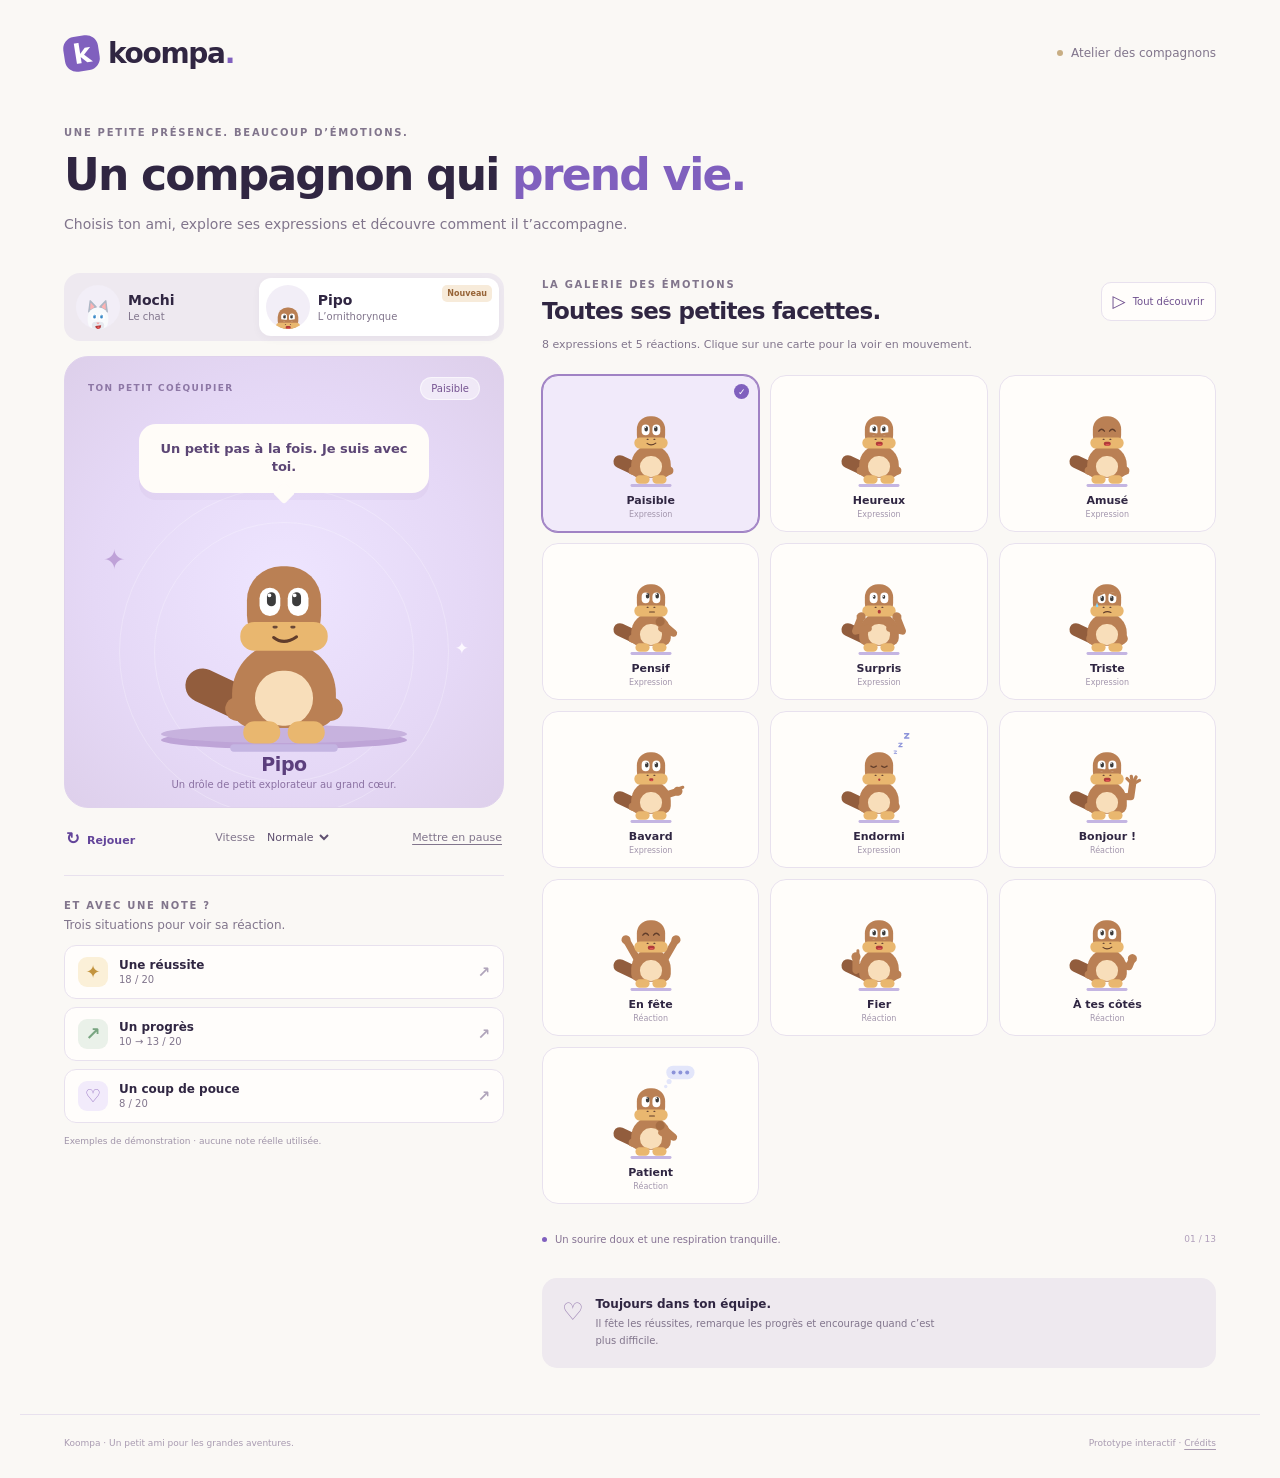
<file: companion-test.html>
<!doctype html>
<html lang="fr">
<head>
  <meta charset="utf-8">
  <meta name="viewport" content="width=device-width, initial-scale=1">
  <meta name="theme-color" content="#faf8f5">
  <title>Koompa · Atelier des compagnons</title>
  <link rel="icon" href="icon-192.png">
  <link rel="stylesheet" href="assets/companions/companion.css">
  <link rel="stylesheet" href="assets/companions/companion-test.css">
</head>
<body>
  <header class="page-header">
    <a class="brand" href="companion-test.html" aria-label="Koompa, atelier des compagnons"><span class="brand-mark" aria-hidden="true">k</span>koompa<span class="brand-dot">.</span></a>
    <span class="preview-tag"><span aria-hidden="true"></span> Atelier des compagnons</span>
  </header>
  <main>
    <div class="intro">
      <p class="eyebrow">UNE PETITE PRÉSENCE. BEAUCOUP D’ÉMOTIONS.</p>
      <h1>Un compagnon qui <span>prend vie.</span></h1>
      <p>Choisis ton ami, explore ses expressions et découvre comment il t’accompagne.</p>
    </div>
    <div class="workshop">
      <section class="preview-panel" aria-label="Ton compagnon">
        <div class="animal-tabs" role="group" aria-label="Choisir un compagnon">
          <button type="button" data-animal="cat" aria-pressed="false"><span class="animal-avatar" id="catAvatar"></span><span>Mochi<small>Le chat</small></span></button>
          <button type="button" data-animal="platypus" aria-pressed="true"><span class="animal-avatar" id="platypusAvatar"></span><span>Pipo<small>L’ornithorynque</small></span><span class="new-tag">Nouveau</span></button>
        </div>
        <div class="scene" id="scene">
          <div class="scene-top"><span class="scene-label">TON PETIT COÉQUIPIER</span><span class="scene-status" id="sceneStatus">Paisible</span></div>
          <div class="speech" id="speech" role="status" aria-live="polite">Un petit pas à la fois. Je suis avec toi.</div>
          <span class="scene-orbit orbit-one" aria-hidden="true"></span><span class="scene-orbit orbit-two" aria-hidden="true"></span>
          <span class="scene-spark spark-one" aria-hidden="true">✦</span><span class="scene-spark spark-two" aria-hidden="true">✦</span>
          <button type="button" class="stage-companion" id="stageCompanion" aria-label="Rejouer la réaction de Pipo"></button>
          <div class="platform" aria-hidden="true"></div>
          <div class="scene-caption"><h2 id="animalName">Pipo</h2><p id="personality">Un drôle de petit explorateur au grand cœur.</p></div>
        </div>
        <div class="playback">
          <button type="button" class="replay-button" id="replay"><span aria-hidden="true">↻</span> Rejouer</button>
          <label for="speed">Vitesse <select id="speed"><option value="0.65">Douce</option><option value="1" selected>Normale</option><option value="1.4">Vive</option></select></label>
          <button type="button" class="motion-toggle" id="motionToggle" aria-pressed="false">Mettre en pause</button>
        </div>
        <div class="result-test">
          <p class="eyebrow">ET AVEC UNE NOTE ?</p>
          <p class="result-intro">Trois situations pour voir sa réaction.</p>
          <div class="sample-results" role="group" aria-label="Simuler un résultat">
            <button type="button" data-result="success"><span class="result-icon" aria-hidden="true">✦</span><span>Une réussite<small>18 / 20</small></span><span aria-hidden="true">↗</span></button>
            <button type="button" data-result="progress"><span class="result-icon" aria-hidden="true">↗</span><span>Un progrès<small>10 → 13 / 20</small></span><span aria-hidden="true">↗</span></button>
            <button type="button" data-result="support"><span class="result-icon" aria-hidden="true">♡</span><span>Un coup de pouce<small>8 / 20</small></span><span aria-hidden="true">↗</span></button>
          </div>
          <p class="demo-note">Exemples de démonstration · aucune note réelle utilisée.</p>
        </div>
      </section>
      <section class="gallery-panel" aria-labelledby="galleryTitle">
        <div class="gallery-heading"><div><p class="eyebrow">LA GALERIE DES ÉMOTIONS</p><h2 id="galleryTitle">Toutes ses petites facettes.</h2></div><button type="button" id="tour" class="tour-button" aria-pressed="false"><span aria-hidden="true">▷</span> Tout découvrir</button></div>
        <p class="gallery-intro">8 expressions et 5 réactions. Clique sur une carte pour la voir en mouvement.</p>
        <div id="emotionGallery" class="emotion-grid" role="group" aria-label="Expressions du compagnon"></div>
        <div class="selected-detail"><span class="detail-dot" aria-hidden="true"></span><p id="stateDetail">Un sourire doux et une respiration tranquille.</p><span id="stateCount">01 / 13</span></div>
        <div class="design-note"><span class="note-icon" aria-hidden="true">♡</span><div><h3>Toujours dans ton équipe.</h3><p>Il fête les réussites, remarque les progrès et encourage quand c’est plus difficile.</p></div></div>
      </section>
    </div>
  </main>
  <footer><span>Koompa · Un petit ami pour les grandes aventures.</span><span>Prototype interactif · <a href="assets/companions/README.md">Crédits</a></span></footer>
  <noscript><p class="noscript">Active JavaScript pour explorer les compagnons et leurs expressions.</p></noscript>
  <script type="module" src="assets/companions/companion-test.mjs"></script>
</body>
</html>
</file>
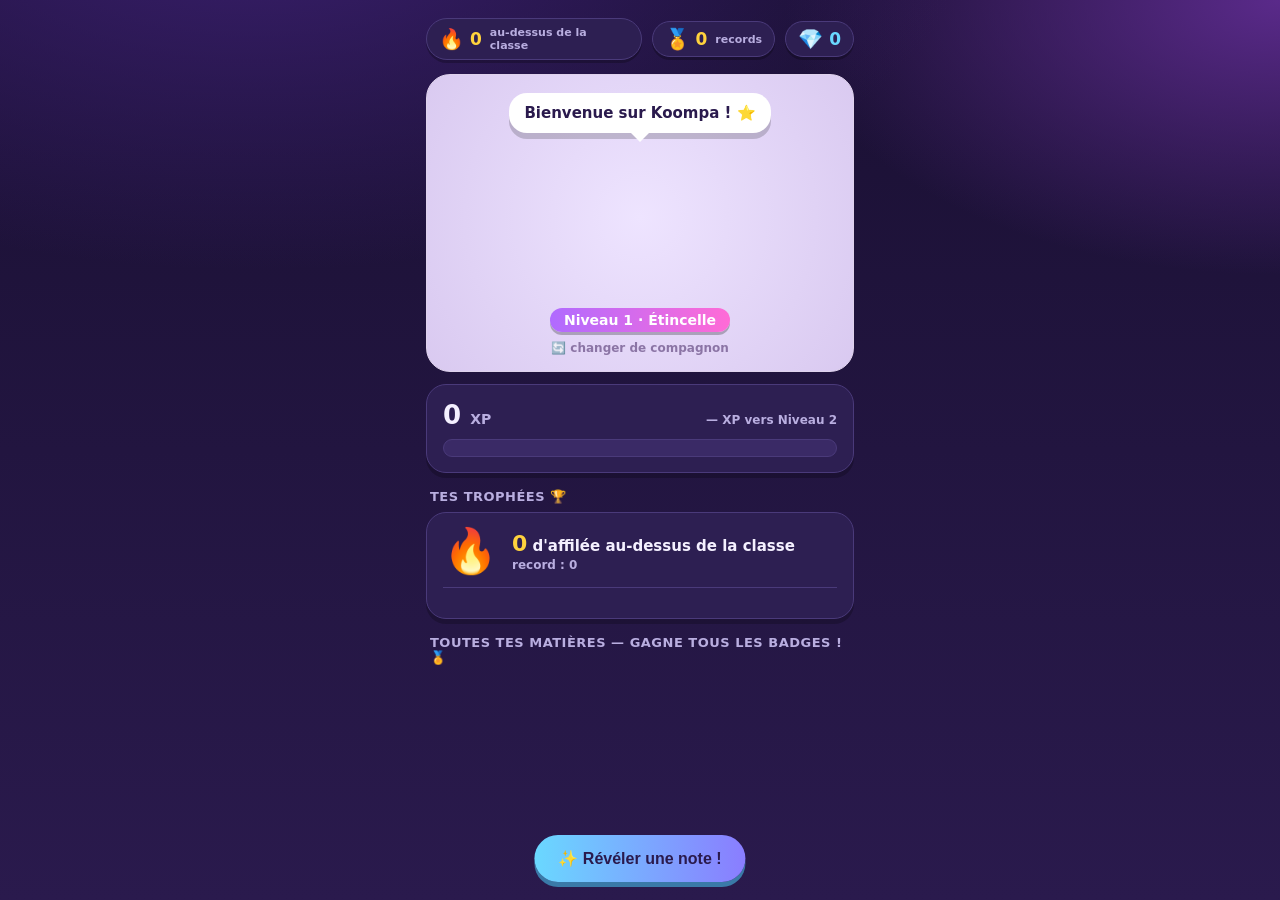
<file: kid_app.html>
<!doctype html>
<html lang="fr">
<head>
<meta charset="utf-8">
<meta name="viewport" content="width=device-width, initial-scale=1, maximum-scale=1, user-scalable=no">
<title>Koompa</title>
<link rel="stylesheet" href="assets/companions/companion.css">
<style>
  :root{
    --bg:#1a1033; --bg2:#2a1a4d; --card:#2d1f52; --card2:#372a63;
    --ink:#f4f0ff; --muted:#b9aee0; --line:#4a3a7a;
    --flame:#ff8a3d; --flame2:#ffd23d; --crown:#ffd23d;
    --good:#3ddc9b; --mid:#6aa0ff; --purp:#b06bff; --pink:#ff6bd6;
    --ring-bg:#3a2a66;
  }
  *{box-sizing:border-box; -webkit-tap-highlight-color:transparent}
  html,body{margin:0; background:
    radial-gradient(1200px 600px at 20% -10%, #3a1f6e 0%, transparent 60%),
    radial-gradient(900px 500px at 100% 0%, #5a2a8a 0%, transparent 55%),
    linear-gradient(180deg, var(--bg) 0%, var(--bg2) 100%);
    background-attachment:fixed;
    color:var(--ink); font-family:'Baloo 2','Segoe UI Rounded','Nunito',system-ui,sans-serif;
    font-weight:600; min-height:100vh; overflow-x:hidden}
  .wrap{max-width:460px; margin:0 auto; padding:18px 16px 90px; position:relative}

  /* ---- top bar: streaks + gems ---- */
  .topbar{display:flex; gap:10px; align-items:center; justify-content:space-between; margin-bottom:14px}
  .pill{display:flex; align-items:center; gap:6px; background:var(--card); border:1px solid var(--line);
    padding:7px 12px; border-radius:999px; font-size:17px; font-weight:800; box-shadow:0 3px 0 rgba(0,0,0,.25)}
  .pill .ico{font-size:20px; line-height:1}
  .pill.flame{color:var(--flame2)} .pill.crown{color:var(--crown)} .pill.gem{color:#6ad8ff}
  .pill .lbl{font-size:11px; color:var(--muted); font-weight:700; margin-left:2px}

  /* ---- hero: mascot + bubble ---- */
  .hero{display:flex; flex-direction:column; align-items:center; margin:6px 0 10px; position:relative;
    background:radial-gradient(circle at 50% 48%,#eee4ff,#d9c9f0); border:1px solid #dfd2ec; border-radius:24px; padding:18px 14px 15px}
  .bubble{background:#fff; color:#2a1a4d; border-radius:18px; padding:11px 15px; font-size:15px; font-weight:800;
    max-width:300px; text-align:center; position:relative; box-shadow:0 6px 0 rgba(0,0,0,.18); animation:pop .5s cubic-bezier(.2,1.4,.4,1)}
  .bubble:after{content:''; position:absolute; bottom:-9px; left:50%; transform:translateX(-50%);
    border:10px solid transparent; border-top-color:#fff; border-bottom:0}
  .mascot{margin-top:14px; width:150px; height:150px; cursor:pointer; transform-origin:center bottom;
    background:none; border:0; padding:0; border-radius:24px}
  .mascot:focus-visible,.pickcell:focus-visible,.pick-close:focus-visible{outline:3px solid #8060be;outline-offset:4px}
  .mascot.advanced{width:250px;height:245px;margin-top:-27px;animation:none!important}
  .companion-name{margin:0 0 5px;color:#62447d;font-size:16px;font-weight:900}
  .mascot svg{width:100%; height:100%; display:block}
  /* idle = gentle breathe on the whole creature; the svg may override with a signature idle */
  .mascot{animation:breathe 3.2s ease-in-out infinite}
  .mascot.cheer{animation:cheer .8s cubic-bezier(.2,1.3,.4,1)}
  .mascot.sig{animation:none}                 /* signature move runs on inner parts */
  .level-chip{margin-top:6px; background:linear-gradient(90deg,var(--purp),var(--pink)); color:#fff;
    padding:4px 14px; border-radius:999px; font-weight:800; font-size:14px; box-shadow:0 3px 0 rgba(0,0,0,.25)}
  .changeMascot{margin-top:8px; background:none; border:0; color:#765d91; font:inherit; font-size:12px; font-weight:700;
    cursor:pointer; opacity:.8}
  .changeMascot:active{transform:translateY(1px)}

  /* per-part signature animations (classes referenced inside each mascot SVG) */
  .m-blink{animation:blink 4.5s infinite}
  @keyframes blink{0%,94%,100%{transform:scaleY(1)} 97%{transform:scaleY(.1)}}
  .sigWaddle{animation:waddle 1s ease-in-out}            /* penguin */
  @keyframes waddle{0%,100%{transform:rotate(0)} 25%{transform:rotate(-9deg)} 75%{transform:rotate(9deg)}}
  .sigTail{animation:tailflick .9s ease-in-out; transform-origin:left center}   /* squirrel */
  @keyframes tailflick{0%,100%{transform:rotate(0)} 30%{transform:rotate(-18deg)} 60%{transform:rotate(10deg)}}
  .sigPounce{animation:pounce .8s cubic-bezier(.3,1.3,.4,1)}                     /* cat/fox */
  @keyframes pounce{0%{transform:translateY(0) scaleX(1)} 30%{transform:translateY(6px) scaleX(1.1) scaleY(.9)} 60%{transform:translateY(-26px) scaleX(.95)} 100%{transform:translateY(0)}}
  .sigCharge{animation:charge .7s ease-in-out}                                  /* boar */
  @keyframes charge{0%{transform:translateX(0)} 25%{transform:translateX(-10px) rotate(-4deg)} 55%{transform:translateX(12px) rotate(3deg)} 100%{transform:translateX(0)}}

  /* ---- XP bar ---- */
  .xpcard{background:var(--card); border:1px solid var(--line); border-radius:20px; padding:15px 16px; margin:12px 0;
    box-shadow:0 5px 0 rgba(0,0,0,.22)}
  .xptop{display:flex; justify-content:space-between; align-items:baseline; margin-bottom:9px}
  .xptop .big{font-size:26px; font-weight:900}
  .xptop .next{font-size:12px; color:var(--muted); font-weight:700}
  .xpbar{height:18px; background:var(--ring-bg); border-radius:999px; overflow:hidden; position:relative; border:1px solid var(--line)}
  .xpfill{height:100%; width:0%; border-radius:999px;
    background:linear-gradient(90deg,var(--flame),var(--flame2)); transition:width 1.1s cubic-bezier(.2,.9,.3,1);
    box-shadow:0 0 14px rgba(255,180,60,.6)}
  .xpfill:after{content:''; position:absolute; inset:0; background:linear-gradient(90deg,transparent,rgba(255,255,255,.4),transparent);
    transform:translateX(-100%); animation:shimmer 2.4s infinite}

  /* ---- section title ---- */
  .sec{font-size:13px; color:var(--muted); font-weight:800; text-transform:uppercase; letter-spacing:.5px; margin:16px 4px 8px}

  /* ---- subject card with ring ---- */
  .subjcard{background:var(--card); border:1px solid var(--line); border-radius:20px; padding:16px; display:flex; gap:16px; align-items:center;
    box-shadow:0 5px 0 rgba(0,0,0,.22); position:relative; overflow:hidden}

  /* ---- global trophy card ---- */
  .trophycard{background:var(--card); border:1px solid var(--line); border-radius:20px; padding:16px; box-shadow:0 5px 0 rgba(0,0,0,.22)}
  .streak-hero{display:flex; align-items:center; gap:14px; padding-bottom:14px; margin-bottom:14px; border-bottom:1px solid var(--line)}
  .streak-hero .sh-flame{font-size:44px; line-height:1}
  .streak-hero .sh-count{font-size:15px; font-weight:800}
  .streak-hero .sh-count b{font-size:22px; color:var(--flame2)}
  .streak-hero .sh-best{font-size:12px; color:var(--muted); font-weight:700; margin-top:2px}
  .streak-hero .sh-rec{margin-top:6px; font-size:12px; font-weight:800; color:var(--flame2);
    background:linear-gradient(90deg,rgba(255,138,61,.18),rgba(255,210,61,.18)); border:1px solid var(--flame); border-radius:10px; padding:5px 9px}
  .trophygrid{display:grid; grid-template-columns:1fr 1fr; gap:11px}
  .trophy-tile{background:var(--card2); border:1px solid var(--line); border-radius:16px; padding:13px 10px 11px; text-align:center; position:relative}
  .trophy-tile.earned{border-color:var(--crown); background:linear-gradient(160deg,#3a2f1a,#2d2550); box-shadow:0 0 0 1px rgba(255,210,61,.4)}
  .trophy-tile.locked{opacity:.62}
  .trophy-tile .tico{font-size:28px; line-height:1; display:block; margin-bottom:5px}
  .trophy-tile.locked .tico{filter:grayscale(1) brightness(.7)}
  .trophy-tile .tnm{font-size:12.5px; font-weight:800; line-height:1.15}
  .trophy-tile .thow{font-size:10px; color:var(--muted); font-weight:700; margin-top:3px; line-height:1.2}
  .trophy-tile .tprog{margin-top:6px; font-size:11px; font-weight:900; color:var(--flame2)}
  .trophy-tile .tlock{position:absolute; top:7px; right:8px; font-size:12px; opacity:.6}
  .trophy-tile .tmedal{position:absolute; top:5px; right:7px; font-size:17px}
  .ring{position:relative; width:92px; height:92px; flex:0 0 auto}
  .ring svg{transform:rotate(-90deg)}
  .ring .num{position:absolute; inset:0; display:flex; flex-direction:column; align-items:center; justify-content:center}
  .ring .num b{font-size:24px; font-weight:900; line-height:1}
  .ring .num span{font-size:10px; color:var(--muted); font-weight:700}
  .subjinfo{flex:1; min-width:0}
  .subjinfo h3{margin:0 0 3px; font-size:16px; font-weight:900}
  .subjinfo .sub{font-size:12px; color:var(--muted); font-weight:700}
  .subjinfo .badges{margin-top:9px; display:flex; gap:7px; flex-wrap:wrap}
  .badge{font-size:12px; font-weight:800; padding:4px 9px; border-radius:999px; background:var(--card2); border:1px solid var(--line)}
  .badge.win{color:var(--good)} .badge.king{color:var(--crown)} .badge.up{color:var(--mid)}

  /* ---- prediction ---- */
  .predcard{background:linear-gradient(135deg,#3a2a66,#4a2f7a); border:1px solid var(--line); border-radius:20px; padding:16px; margin-top:12px;
    box-shadow:0 5px 0 rgba(0,0,0,.22)}
  .predcard h3{margin:0 0 3px; font-size:16px; font-weight:900}
  .predcard p{margin:0 0 12px; font-size:12.5px; color:var(--muted); font-weight:700}
  .predrow{display:flex; align-items:center; gap:12px}
  .predrow input[type=range]{flex:1; -webkit-appearance:none; height:10px; border-radius:999px;
    background:linear-gradient(90deg,#ff6b6b,#ffd23d 50%,#3ddc9b); outline:none}
  .predrow input[type=range]::-webkit-slider-thumb{-webkit-appearance:none; width:28px; height:28px; border-radius:50%;
    background:#fff; border:3px solid var(--purp); box-shadow:0 2px 6px rgba(0,0,0,.4); cursor:pointer}
  .predval{font-size:26px; font-weight:900; width:56px; text-align:center}
  .predbtn{margin-top:13px; width:100%; border:0; border-radius:14px; padding:13px; font-size:16px; font-weight:900; color:#2a1a4d;
    background:linear-gradient(90deg,var(--flame2),var(--flame)); box-shadow:0 4px 0 #c9631f; cursor:pointer; transition:transform .08s}
  .predbtn:active{transform:translateY(3px); box-shadow:0 1px 0 #c9631f}
  .predbtn.done{background:linear-gradient(90deg,var(--good),#2fb47f); box-shadow:0 4px 0 #1e7a55; color:#fff}

  /* ---- reveal / dev controls ---- */
  .fab{position:fixed; left:50%; bottom:18px; transform:translateX(-50%); z-index:30;
    border:0; border-radius:999px; padding:14px 24px; font-size:16px; font-weight:900; color:#2a1a4d;
    background:linear-gradient(90deg,#6ad8ff,#8a7dff); box-shadow:0 5px 0 #3a7aa8; cursor:pointer; transition:transform .08s}
  .fab:active{transform:translateX(-50%) translateY(3px); box-shadow:0 2px 0 #3a7aa8}
  /* new-grade signal: glowing pulse to pull the kid's eye */
  .fab.has-new{ background:linear-gradient(90deg,#ffd23d,#ff6bd6); color:#2a1a4d; box-shadow:0 5px 0 #b0417a;
    animation:newpulse 1.2s ease-in-out infinite }
  @keyframes newpulse{ 0%,100%{ transform:translateX(-50%) scale(1); filter:drop-shadow(0 0 0 rgba(255,210,61,.0)) }
    50%{ transform:translateX(-50%) scale(1.06); filter:drop-shadow(0 0 14px rgba(255,210,61,.7)) } }
  /* prediction payoff line inside the reveal card */
  .gradecard .predpayoff{ margin-top:10px; font-size:13px; font-weight:800; color:#2a7a52; background:#e3fff1;
    border:1px solid #9fe8c4; border-radius:12px; padding:8px 11px; line-height:1.25 }

  /* overlay reveal */
  .overlay{position:fixed; inset:0; z-index:40; display:none; align-items:center; justify-content:center;
    background:rgba(15,8,34,.78); backdrop-filter:blur(3px)}
  .overlay.on{display:flex}
  .card3d{perspective:900px}
  .gradecard{width:260px; background:linear-gradient(160deg,#fff,#eadcff); color:#2a1a4d; border-radius:24px; padding:26px 22px; text-align:center;
    box-shadow:0 20px 60px rgba(0,0,0,.5); transform:rotateY(90deg); animation:flipin .7s .1s cubic-bezier(.2,1.1,.3,1) forwards}
  .gradecard .subj{font-size:13px; font-weight:800; color:#6a4aa0; text-transform:uppercase; letter-spacing:.5px}
  .gradecard .score{font-size:62px; font-weight:900; margin:6px 0; line-height:1}
  .gradecard .score small{font-size:24px; color:#9a86c0}
  .gradecard .cmp{font-size:15px; font-weight:800; margin-top:4px}
  .gradecard .nudge{margin-top:10px; font-size:12.5px; font-weight:800; color:#6a4aa0; background:#efe6ff;
    border:1px solid #d8c6ff; border-radius:12px; padding:8px 11px; line-height:1.25}
  .gradecard .cmp.win{color:#1e9e6e} .gradecard .cmp.king{color:#c99a00}
  /* tiered reveal flourishes */
  .gradecard.perfect{background:linear-gradient(160deg,#fff7d6,#ffe08a); box-shadow:0 0 0 4px #ffd23d, 0 20px 60px rgba(0,0,0,.5)}
  .gradecard.top{background:linear-gradient(160deg,#fff,#ffeec2); box-shadow:0 0 0 3px #ffcf4d, 0 20px 60px rgba(0,0,0,.5)}
  .gradecard.record{box-shadow:0 0 0 3px #6aa0ff, 0 20px 60px rgba(0,0,0,.5)}
  .tier-banner{font-size:15px; font-weight:900; margin-bottom:4px; letter-spacing:.3px}
  .tier-banner.perfect{color:#c99a00} .tier-banner.top{color:#c99a00} .tier-banner.record{color:#3a6ad0}
  .medal{font-size:46px; line-height:1; margin-bottom:4px; animation:pop .5s .15s both}
  /* chosen mascot inside the reveal card, with a mood face bubble */
  .g-mascot{position:relative; width:92px; height:92px; margin:0 auto 2px}
  .g-mascot svg{width:100%; height:100%; display:block}
  .g-mascot.advanced{width:165px;height:150px;margin:-22px auto -5px;animation:none!important}
  .g-mascot.great{animation:moodGreat .9s cubic-bezier(.2,1.3,.4,1)}
  .g-mascot.good{animation:moodGood .7s cubic-bezier(.2,1.3,.4,1)}
  .g-mascot.neutral{animation:moodNeutral 2.4s ease-in-out infinite}
  .g-mascot.sad{animation:moodSad 1.6s ease-in-out; transform-origin:center top}
  @keyframes moodGreat{0%{transform:translateY(0) rotate(0) scale(1)}25%{transform:translateY(-26px) rotate(-10deg) scale(1.1)}
    55%{transform:translateY(-6px) rotate(360deg) scale(1.05)}100%{transform:translateY(0) rotate(360deg)}}
  @keyframes moodGood{0%{transform:translateY(0)}30%{transform:translateY(-16px) scale(1.06)}60%{transform:translateY(0)}80%{transform:translateY(-6px)}100%{transform:translateY(0)}}
  @keyframes moodNeutral{0%,100%{transform:translateY(0)}50%{transform:translateY(-4px)}}
  @keyframes moodSad{0%{transform:translateY(0) scale(1,1)}40%{transform:translateY(5px) scale(1.03,.95)}100%{transform:translateY(2px) scale(1,.98)}}
  .g-mood{position:absolute; bottom:-2px; right:-4px; font-size:30px; filter:drop-shadow(0 1px 2px rgba(0,0,0,.3)); animation:pop .4s .25s both}
  /* stacked celebration chips */
  .celebrations{display:flex; flex-direction:column; align-items:center; gap:6px; margin-top:10px}
  .celeb-chip{font-size:13px; font-weight:900; color:#2a1a4d; background:linear-gradient(90deg,#ffe9a8,#ffd23d);
    border-radius:999px; padding:5px 13px; animation:chippop .45s cubic-bezier(.2,1.5,.4,1) both}
  .celeb-combo{margin-top:4px; font-size:16px; font-weight:900; color:#b0417a; letter-spacing:.5px; animation:chippop .5s cubic-bezier(.2,1.6,.4,1) both}
  @keyframes chippop{0%{transform:scale(.4) translateY(8px); opacity:0}100%{transform:scale(1) translateY(0); opacity:1}}
  .gradecard.perfect .score{animation:pulse 1.4s .6s infinite}
  @keyframes pulse{0%,100%{transform:scale(1)} 50%{transform:scale(1.07)}}
  .gradecard .xpgain{margin-top:14px; display:inline-block; background:linear-gradient(90deg,var(--flame2),var(--flame)); color:#2a1a4d;
    padding:6px 16px; border-radius:999px; font-weight:900; font-size:16px; animation:pop .4s .6s both}
  .tapaway{position:absolute; bottom:40px; left:0; right:0; text-align:center; color:#cfc2ff; font-size:13px; font-weight:700; animation:pop .4s 1s both}

  /* ---- badge unlock spin-reveal ---- */
  .badge-reveal{position:fixed; inset:0; z-index:70; display:none; align-items:center; justify-content:center;
    background:radial-gradient(circle at 50% 42%, rgba(80,40,140,.6), rgba(15,8,34,.9)); backdrop-filter:blur(4px)}
  .badge-reveal.on{display:flex}
  .br-inner{text-align:center}
  .br-title{font-size:22px; font-weight:900; letter-spacing:1px; color:#ffd23d; margin-bottom:18px;
    text-shadow:0 2px 0 rgba(0,0,0,.3); animation:pop .4s both}
  .br-coin{width:140px; height:140px; margin:0 auto; position:relative; transform-style:preserve-3d}
  .br-face{position:absolute; inset:0; display:flex; align-items:center; justify-content:center; font-size:76px;
    border-radius:50%; backface-visibility:hidden;
    background:radial-gradient(circle at 38% 32%, #4a3a7a, #2d1f52); box-shadow:0 0 0 4px rgba(255,210,61,.55), 0 14px 40px rgba(0,0,0,.5)}
  .br-back{transform:rotateY(180deg); color:#9aa3c0}
  /* NEW badge: front starts greyscale, coin spins fast, lands in colour */
  .badge-reveal.spin .br-front{filter:grayscale(1) brightness(.55)}
  .badge-reveal.spin .br-coin{animation:coinspin 1.2s cubic-bezier(.3,.1,.2,1) forwards}
  .badge-reveal.spin .br-front{animation:colourland .3s 1.0s forwards}
  @keyframes coinspin{0%{transform:rotateY(0) scale(.7)}70%{transform:rotateY(1440deg) scale(1.12)}100%{transform:rotateY(1440deg) scale(1)}}
  @keyframes colourland{to{filter:grayscale(0) brightness(1)}}
  /* UPGRADE: quick pop + glow, no mystery spin */
  .badge-reveal.flourish .br-coin{animation:medalpop .6s cubic-bezier(.2,1.5,.4,1)}
  @keyframes medalpop{0%{transform:scale(.4) rotate(-15deg); opacity:0}60%{transform:scale(1.2) rotate(8deg)}100%{transform:scale(1) rotate(0)}}
  .br-name{margin-top:18px; font-size:17px; font-weight:900; color:#fff; animation:pop .4s 1.1s both}
  .badge-reveal.flourish .br-name{animation:pop .4s .3s both}
  .br-hint{margin-top:14px; font-size:12px; font-weight:700; color:#cfc2ff; opacity:.85; animation:pop .4s 1.4s both}

  /* confetti */
  .confetti{position:fixed; top:-10px; width:10px; height:14px; z-index:45; pointer-events:none; border-radius:2px}

  @keyframes breathe{0%,100%{transform:translateY(0) scale(1)} 50%{transform:translateY(-6px) scale(1.02)}}
  @keyframes cheer{0%{transform:translateY(0) rotate(0)} 25%{transform:translateY(-22px) rotate(-8deg) scale(1.08)}
    50%{transform:translateY(-10px) rotate(8deg)} 75%{transform:translateY(-16px) rotate(-4deg)} 100%{transform:translateY(0)}}
  @keyframes pop{0%{transform:scale(.6); opacity:0} 100%{transform:scale(1); opacity:1}}
  @keyframes shimmer{to{transform:translateX(100%)}}
  @keyframes flipin{to{transform:rotateY(0)}}
  @keyframes fall{to{transform:translateY(105vh) rotate(720deg); opacity:.9}}
  .hidden{display:none !important}

  /* ---- mascot picker ---- */
  .pick-scrim{position:fixed; inset:0; z-index:60; background:rgba(15,8,34,.85); backdrop-filter:blur(3px);
    display:none; align-items:center; justify-content:center; padding:20px}
  .pick-scrim.on{display:flex}
  .pick{width:100%; max-width:430px; text-align:center;position:relative}
  .pick-close{position:absolute;right:0;top:-38px;background:var(--card);border:1px solid var(--line);color:var(--ink);
    border-radius:50%;width:32px;height:32px;font:inherit;font-size:20px;cursor:pointer}
  .pick h2{margin:0 0 4px; font-size:22px; font-weight:900}
  .pick-sub{margin:0 0 18px; color:var(--muted); font-weight:700; font-size:13px}
  .pickgrid{display:grid; grid-template-columns:repeat(3,1fr); gap:12px}
  .pickcell{background:var(--card); border:2px solid var(--line); border-radius:18px; padding:12px 6px 10px; cursor:pointer;
    transition:transform .1s, border-color .1s}
  .pickcell:active{transform:scale(.95)}
  .pickcell:hover{border-color:var(--purp)}
  .pickcell[aria-pressed=true]{border-color:var(--purp);background:#49326e}
  .pickcell svg{width:84px; height:84px;display:block;margin:auto}
  .pickcell .pn{font-size:12px; font-weight:800; margin-top:4px}
  .pickcell .pn small{display:block;font-size:10px;color:var(--muted);font-weight:600;margin-top:4px}
  @media(max-width:360px){.pickgrid{gap:8px}.pickcell svg{width:70px;height:76px}.pickcell .pn{font-size:10px}}
  @media(prefers-reduced-motion:reduce){*,*:before,*:after{animation:none!important;transition:none!important;scroll-behavior:auto!important}}

  /* ---- subject list rows ---- */
  .subjrow{display:flex; align-items:center; gap:12px; background:var(--card); border:1px solid var(--line);
    border-radius:16px; padding:12px 14px; margin-bottom:9px; cursor:pointer; box-shadow:0 3px 0 rgba(0,0,0,.2); transition:transform .08s}
  .subjrow:active{transform:translateY(2px); box-shadow:0 1px 0 rgba(0,0,0,.2)}
  .subjrow .dot{width:12px; height:12px; border-radius:50%; flex:0 0 auto}
  .subjrow .nm{flex:1; min-width:0; font-weight:800; font-size:15px; overflow:hidden; text-overflow:ellipsis; white-space:nowrap}
  .subjrow .av{font-weight:900; font-size:16px}
  .subjrow .bc{font-size:12px; font-weight:800; color:var(--crown); background:var(--card2); border:1px solid var(--line);
    padding:3px 9px; border-radius:999px; white-space:nowrap}
  .subjrow .chev{color:var(--muted); font-size:18px}

  /* ---- bottom sheet ---- */
  .sheet-scrim{position:fixed; inset:0; z-index:50; background:rgba(15,8,34,.6); backdrop-filter:blur(2px);
    display:none; align-items:flex-end; justify-content:center}
  .sheet-scrim.on{display:flex}
  .sheet{width:100%; max-width:460px; background:linear-gradient(180deg,var(--card2),var(--card));
    border-radius:26px 26px 0 0; border:1px solid var(--line); border-bottom:0; padding:12px 16px 26px; max-height:82vh; overflow-y:auto;
    transform:translateY(100%); transition:transform .32s cubic-bezier(.2,.9,.3,1)}
  .sheet-scrim.on .sheet{transform:translateY(0)}
  .sheet-grip{width:42px; height:5px; border-radius:999px; background:var(--line); margin:2px auto 14px}
  .sheet-head{display:flex; align-items:center; gap:12px; margin-bottom:16px}
  .sheet-dot{width:18px; height:18px; border-radius:50%; flex:0 0 auto}
  .sheet-head h2{margin:0; font-size:19px; font-weight:900}
  .sheet-sub{font-size:12px; color:var(--muted); font-weight:700}
  .sheet-count{margin-left:auto; font-weight:900; font-size:15px; color:var(--crown); background:var(--card); border:1px solid var(--line);
    padding:6px 12px; border-radius:999px}
  .badgegrid{display:grid; grid-template-columns:repeat(3,1fr); gap:11px}
  .badge-tile{background:var(--card); border:1px solid var(--line); border-radius:16px; padding:13px 8px 11px; text-align:center; position:relative}
  .badge-tile.earned{border-color:var(--crown); background:linear-gradient(160deg,#3a2f1a,#2d2550); box-shadow:0 0 0 1px rgba(255,210,61,.4)}
  .badge-tile.locked{opacity:.62}
  .badge-tile .bico{font-size:30px; line-height:1; display:block; margin-bottom:6px}
  .badge-tile.locked .bico{filter:grayscale(1) brightness(.7)}
  .badge-tile .bnm{font-size:11.5px; font-weight:800; line-height:1.15}
  .badge-tile .bhow{font-size:10px; color:var(--muted); font-weight:700; margin-top:4px; line-height:1.2}
  .badge-tile .bprog{margin-top:6px; font-size:10px; font-weight:900; color:var(--flame2)}
  .badge-tile .lock{position:absolute; top:7px; right:8px; font-size:12px; opacity:.6}
  .badge-tile .bmedal{position:absolute; top:5px; right:7px; font-size:17px}
  .badge-tile.just{animation:unlockpop .7s cubic-bezier(.2,1.4,.4,1)}
  @keyframes unlockpop{0%{transform:scale(.5) rotate(-12deg); opacity:0} 60%{transform:scale(1.15) rotate(6deg)} 100%{transform:scale(1) rotate(0); opacity:1}}

  /* ---- prediction panel (inside sheet) ---- */
  .predpanel{background:linear-gradient(135deg,#3a2a66,#4a2f7a); border:1px solid var(--line); border-radius:18px;
    padding:14px; margin-bottom:16px}
  .predpanel-title{font-weight:900; font-size:15px; margin-bottom:2px}
  .predpanel-sub{font-size:12px; color:var(--muted); font-weight:700; margin-bottom:11px}
  .predstages{display:grid; grid-template-columns:1fr 1fr; gap:10px}
  .predstage{display:flex; flex-direction:column; align-items:center; gap:3px; background:var(--card); border:1px solid var(--line);
    border-radius:14px; padding:11px 8px; cursor:pointer; color:var(--ink); font-family:inherit; transition:transform .08s}
  .predstage:active{transform:translateY(2px)}
  .predstage.set{border-color:var(--flame2); background:linear-gradient(160deg,#3a2f1a,#2d2550)}
  .predstage.locked{opacity:.5; pointer-events:none}
  .predstage .ps-ico{font-size:22px}
  .predstage .ps-lbl{font-size:11px; font-weight:800; color:var(--muted)}
  .predstage .ps-val{font-size:18px; font-weight:900}
  .predEditor{margin-top:12px; background:var(--card); border:1px solid var(--line); border-radius:14px; padding:12px}
  .predEditor-q{font-size:13px; font-weight:800; margin-bottom:8px}
  .aimrow{margin:10px 0 2px; display:flex; flex-wrap:wrap; gap:6px; min-height:2px}
  .aimrow .aim-head{width:100%; font-size:11px; font-weight:800; color:var(--muted); margin-bottom:1px}
  .aim-chip{font-size:11.5px; font-weight:800; padding:4px 9px; border-radius:999px; border:1px solid var(--line); background:var(--card2)}
  .aim-chip.got{border-color:var(--crown); color:var(--crown); background:linear-gradient(160deg,#3a2f1a,#2d2550);
    animation:pop .3s ease}
  .aim-chip.maybe{color:var(--muted); opacity:.9}
  .aim-chip.maybe:before{content:"≈ "}
  .predbtn.sim{margin-top:11px; background:linear-gradient(90deg,#6ad8ff,#8a7dff); box-shadow:0 4px 0 #3a7aa8; color:#2a1a4d}
  .predbtn.sim:active{box-shadow:0 1px 0 #3a7aa8}
  .predresult{margin-top:11px; background:var(--card); border:1px solid var(--good); border-radius:14px; padding:12px; text-align:center; font-weight:800}
  .predresult .big{font-size:20px; font-weight:900; color:var(--good); display:block; margin-top:4px}
</style>
</head>
<body>
<div class="wrap">
  <div class="topbar">
    <div class="pill flame"><span class="ico">🔥</span><span id="flameN">0</span><span class="lbl">au-dessus de la classe</span></div>
    <div class="pill crown"><span class="ico">🏅</span><span id="recordN">0</span><span class="lbl">records</span></div>
    <div class="pill gem"><span class="ico">💎</span><span id="gemN">0</span></div>
  </div>

  <div class="hero">
    <div class="bubble" id="bubble">Bienvenue sur Koompa&nbsp;! ⭐</div>
    <button type="button" class="mascot" id="mascot" aria-label="Faire réagir ton compagnon"></button>
    <div class="companion-name" id="companionName"></div>
    <div class="level-chip" id="levelChip">Niveau 1 · Étincelle</div>
    <button class="changeMascot" id="changeMascot">🔄 changer de compagnon</button>
  </div>

  <div class="xpcard">
    <div class="xptop">
      <div class="big"><span id="xpNow">0</span> <span style="font-size:14px;color:var(--muted)">XP</span></div>
      <div class="next" id="xpNext">— XP vers Niveau 2</div>
    </div>
    <div class="xpbar"><div class="xpfill" id="xpfill"></div></div>
  </div>

  <div class="sec">Tes trophées 🏆</div>
  <div class="trophycard">
    <div class="streak-hero" id="streakHero">
      <div class="sh-flame" id="shFlame">🔥</div>
      <div class="sh-body">
        <div class="sh-count"><b id="shNow">0</b> d'affilée au-dessus de la classe</div>
        <div class="sh-best" id="shBest">record : 0</div>
        <div class="sh-rec hidden" id="shRec">🚀 Zone record ! chaque note en plus rapporte un bonus</div>
      </div>
    </div>
    <div class="trophygrid" id="trophyGrid"></div>
  </div>

  <div class="sec">Toutes tes matières — gagne tous les badges&nbsp;! 🏅</div>
  <div id="subjList"></div>
</div>

<button class="fab" id="revealBtn">✨ Révéler une note&nbsp;!</button>

<div class="overlay" id="overlay">
  <div class="card3d">
    <div class="gradecard" id="gradecard">
      <div class="g-mascot" id="gMascot"></div>
      <div class="medal hidden" id="gMedal">🏅</div>
      <div class="tier-banner hidden" id="gBanner"></div>
      <div class="subj" id="gSubj">MATHÉMATIQUES</div>
      <div class="score" id="gScore">20<small>/20</small></div>
      <div class="cmp" id="gCmp">+4 au-dessus de la classe 🚀</div>
      <div class="nudge hidden" id="gNudge"></div>
      <div class="predpayoff hidden" id="gPred"></div>
      <div class="celebrations" id="gCeleb"></div>
      <div class="xpgain" id="gXp">+120 XP</div>
    </div>
  </div>
  <div class="tapaway">touche pour continuer</div>
</div>

<!-- badge unlock spin-reveal -->
<div class="badge-reveal" id="badgeReveal">
  <div class="br-inner">
    <div class="br-title" id="brTitle">NOUVEAU BADGE !</div>
    <div class="br-coin" id="brCoin">
      <div class="br-face br-front" id="brFront">🏅</div>
      <div class="br-face br-back">❔</div>
    </div>
    <div class="br-name" id="brName">Badge</div>
    <div class="br-hint" id="brHint">touche pour continuer</div>
  </div>
</div>

<!-- per-subject badge wall (bottom sheet) -->
<div class="sheet-scrim" id="sheetScrim">
  <div class="sheet" id="sheet">
    <div class="sheet-grip"></div>
    <div class="sheet-head">
      <div class="sheet-dot" id="sheetDot"></div>
      <div>
        <h2 id="sheetTitle">Matière</h2>
        <div class="sheet-sub" id="sheetSub">—</div>
      </div>
      <div class="sheet-count" id="sheetCount">0/0</div>
    </div>

    <!-- prediction panel for this subject -->
    <div class="predpanel" id="predPanel">
      <div class="predpanel-title">🔮 Prédis ta prochaine note</div>
      <div class="predpanel-sub" id="predHint">Gagne des points bonus en devinant juste&nbsp;!</div>
      <div class="predstages">
        <button class="predstage" id="stBefore" data-stage="before">
          <span class="ps-ico">🔮</span><span class="ps-lbl">Avant l'exam</span><span class="ps-val" id="stBeforeVal">—</span>
        </button>
        <button class="predstage" id="stAfter" data-stage="after">
          <span class="ps-ico">💭</span><span class="ps-lbl">Après l'exam</span><span class="ps-val" id="stAfterVal">—</span>
        </button>
      </div>
      <!-- inline slider editor -->
      <div class="predEditor hidden" id="predEditor">
        <div class="predEditor-q" id="predEditorQ">Ta note&nbsp;?</div>
        <div class="predrow">
          <input type="range" id="predSlider" min="0" max="20" step="0.5" value="14">
          <div class="predval" id="predSliderVal">14</div>
        </div>
        <div class="aimrow" id="aimRow"></div>
        <button class="predbtn" id="predSave">Valider 🎲</button>
      </div>
      <button class="predbtn sim hidden" id="simGrade">🎬 Simuler la prochaine note</button>
    </div>

    <div class="badgegrid" id="badgeGrid"></div>
  </div>
</div>

<!-- mascot picker -->
<div class="pick-scrim" id="pickScrim">
  <div class="pick" role="dialog" aria-modal="true" aria-labelledby="pickTitle">
    <button type="button" class="pick-close" id="pickClose" aria-label="Fermer le choix du compagnon">×</button>
    <h2 id="pickTitle">Choisis ton compagnon&nbsp;! 🐾</h2>
    <p class="pick-sub">Il fêtera tes réussites avec toi.</p>
    <div class="pickgrid" id="pickGrid"></div>
  </div>
</div>

<script type="module">
import { ANIMALS as COMPANIONS, companionSvg as expressiveSvg, animateCompanion, stopCompanion } from './assets/companions/companion.mjs';
/* ---- data arrives via postMessage from the parent dashboard ----
   GRADES     = the SELECTED year's grades (streak, badges, prediction, reveal)
   GRADES_ALL = every year's grades concatenated (cumulative XP/level only)      */
let GRADES = [];
let GRADES_ALL = [];
let NS = "kid:default:";      // localStorage namespace for this kid+year (set from message)
let NS_KID = "kid:default:";  // per-kid namespace (mascot lives here, shared across years)
const LS = {
  get:(k)=>localStorage.getItem(NS+k),
  set:(k,v)=>localStorage.setItem(NS+k,v),
  getKid:(k)=>localStorage.getItem(NS_KID+k),
  setKid:(k,v)=>localStorage.setItem(NS_KID+k,v),
};
const nice = {"MATHEMATIQUES":"Maths","FRANCAIS":"Français","ANGLAIS LV1":"Anglais","ESPAGNOL LV2":"Espagnol",
  "PHYSIQUE-CHIMIE":"Physique-Chimie","SCIENCES DE LA VIE & DE LA TERRE":"SVT","HISTOIRE, GEOGRAPHIE & EMC":"Histoire-Géo",
  "ARTS PLASTIQUES":"Arts plastiques","ENGLISH BILINGUAL SECTION":"English Bilingual"};
const nn = s => nice[s] || s;

/* ---- XP model: blend of performance + improvement, only ever goes up ---- */
// base XP per grade, scaled by how good it is + bonuses for beating class, crown, personal best, big jump
function computeXP(list){
  let xp=0; const seenBySubj={}; const firstSeen={};
  for(const g of list){
    let x = 20 + g.you*4;                                  // base: better grade = more, but floor keeps effort rewarded
    if(g.cls!=null && g.you>g.cls) x += (g.you-g.cls)*8;   // performance: beat the class
    if(g.max!=null && g.you>=g.max-0.001) x += 50;         // crown: top of class
    const prev = seenBySubj[g.subj];
    if(prev!=null && g.you>prev) x += (g.you-prev)*10;     // improvement: beat your own last grade in this subject
    seenBySubj[g.subj]=g.you;
    xp += Math.round(x*g.coef);
  }
  return xp;
}
// level ladder: each level needs more than the last. Tuned so ~1 term of grades ≈ level 3–4,
// leaving plenty of headroom to climb across the full year (and years).
// neutral (non-gendered) ladder — a space theme, works for any kid
const LVL_NAMES=["Étincelle","Comète","Météore","Planète","Étoile","Galaxie","Supernova ⭐","Univers 🌌"];
function levelFor(xp){
  let lvl=1, need=4000, acc=0;
  while(xp >= acc+need){ acc+=need; lvl++; need=Math.round(need*1.55); }
  return {lvl, floor:acc, next:acc+need, name:LVL_NAMES[Math.min(lvl-1,LVL_NAMES.length-1)]};
}

/* ---- hero streak: consecutive grades above the class average (from the end) ---- */
function aboveClassStreak(list){
  const rated=list.filter(g=>g.cls!=null);
  let s=0;
  for(let i=rated.length-1;i>=0;i--){ if(rated[i].you>rated[i].cls) s++; else break; }
  return s;
}

/* ---- best-grade classifier: tiers a grade into a celebration level ----
   Needs the running per-subject best BEFORE this grade to detect a new record.   */
function bestBefore(list){
  const b={}; const out=[];
  for(const g of list){ out.push(b[g.subj]!=null ? b[g.subj] : null);
    if(b[g.subj]==null || g.you>b[g.subj]) b[g.subj]=g.you; }
  return out;   // out[i] = her best in that subject before grade i (null if first)
}
// tier: 'perfect' > 'top' > 'record' > 'beat' > 'effort' > 'tough'
//  effort = below class but the CLASS also struggled (low class avg) -> supportive, honest
//  tough  = below class and the class did fine -> a genuine low point; calm, no party, comeback nudge
function tierOf(g, priorBest){
  if(g.you>=20-0.001) return 'perfect';
  if(g.max!=null && g.you>=g.max-0.001) return 'top';
  if(priorBest!=null && g.you>priorBest) return 'record';
  if(g.cls!=null && g.you>g.cls) return 'beat';
  // below class (or no class data): split by whether the class also found it hard
  if(g.cls!=null && g.cls < 11) return 'effort';   // class avg low -> everyone struggled
  return 'tough';                                  // class did ok, so this was a hard one for you
}
// count of "record-worthy" moments all year (perfect + top + new record), for the 🏅 pill
function recordCount(list){
  const pb=bestBefore(list); let n=0;
  list.forEach((g,i)=>{ const t=tierOf(g,pb[i]); if(t==='perfect'||t==='top'||t==='record') n++; });
  return n;
}

/* ---- per-subject stats (coef-weighted) ---- */
function bySubject(list){
  const m={};
  for(const g of list){ (m[g.subj]=m[g.subj]||{n:0,w:0,sum:0,beat:0,beatN:0,crowns:0,last:null,prevUp:false}); const o=m[g.subj];
    o.sum+=g.you*g.coef; o.w+=g.coef; o.n++;
    if(g.cls!=null){ o.beatN++; if(g.you>g.cls)o.beat++; }
    if(g.max!=null && g.you>=g.max-0.001) o.crowns++;
    if(o.last!=null && g.you>o.last) o.prevUp=true; else if(o.last!=null) o.prevUp=false;
    o.last=g.you; }
  for(const k in m){ m[k].avg=m[k].sum/m[k].w; }
  return m;
}

/* ---- BADGE ENGINE (per subject) ----
   Each badge: {id, ico, name, how, test(seq)->{earned, have, need}} so locked badges
   can show progress ("3/5"). seq = that subject's grades, oldest→newest.            */
function longestAboveRun(seq){ let L=0,c=0; for(const r of seq){ if(r.cls==null) continue; if(r.you>r.cls){c++;L=Math.max(L,c);} else c=0; } return L; }
function subjAvgs(seq){ const rated=seq.filter(r=>r.cls!=null); if(!rated.length) return {ya:null,ca:null};
  const w=rated.reduce((a,b)=>a+b.coef,0); return {ya:rated.reduce((a,b)=>a+b.you*b.coef,0)/w, ca:rated.reduce((a,b)=>a+b.cls*b.coef,0)/w}; }
function countTop(seq){ return seq.filter(r=>r.max!=null && r.you>=r.max-0.001).length; }   // top-of-class finishes
function countPerfect(seq){ return seq.filter(r=>r.you>=20-0.001).length; }
// Nouveau record: a 20/20 is always a record (you hit the ceiling — can't do better, even on
// the first grade), OR any later grade that strictly beats your previous best in the subject.
function hasRecord(seq){ let b=null; for(const r of seq){ if(r.you>=20-0.001) return true; if(b!=null && r.you>b) return true; b=(b==null?r.you:Math.max(b,r.you)); } return false; }
function hasJump3(seq){ let p=null; for(const r of seq){ if(p!=null && r.you-p>=3) return true; p=r.you; } return false; }
// La remontada (rule A, REPEATABLE): count each time a below-class grade is IMMEDIATELY
// followed by a grade back above (or equal to) the class average. Adjacent only.
function countRecovery(seq){ let n=0; for(let i=1;i<seq.length;i++){ const prev=seq[i-1],cur=seq[i];
  if(prev.cls!=null && cur.cls!=null && prev.you<prev.cls && cur.you>=cur.cls) n++; } return n; }

// medal tiers for COUNTED badges: 🥉1 · 🥈3 · 🥇5
const TIER_STEPS=[{n:5,medal:'🥇',label:'Or'},{n:3,medal:'🥈',label:'Argent'},{n:1,medal:'🥉',label:'Bronze'}];
function medalFor(count){ for(const t of TIER_STEPS) if(count>=t.n) return t; return null; }
function nextStep(count){ for(let i=TIER_STEPS.length-1;i>=0;i--) if(count<TIER_STEPS[i].n) return TIER_STEPS[i]; return null; }

const MIN_AVG_GRADES = 3;   // avg-ladder badges need ≥3 grades in the subject (a real average, not one note)
const BADGES = [
  {id:'streak3', ico:'🔥', name:'Sur une lancée', how:'3 notes d’affilée au-dessus de la classe',
    test:s=>{const L=longestAboveRun(s); return {earned:L>=3, have:Math.min(L,3), need:3};}},
  {id:'streak5', ico:'🔥', name:'En feu', how:'5 notes d’affilée au-dessus de la classe',
    test:s=>{const L=longestAboveRun(s); return {earned:L>=5, have:Math.min(L,5), need:5};}},
  {id:'streak10', ico:'⚡', name:'Imparable', how:'10 notes d’affilée au-dessus de la classe',
    test:s=>{const L=longestAboveRun(s); return {earned:L>=10, have:Math.min(L,10), need:10};}},
  // ---- tiered/counted badges (bronze/silver/gold) ----
  {id:'king', ico:'👑', name:'N°1 de la classe', how:'Finir meilleure note de la classe', tiered:true,
    test:s=>{const c=countTop(s); return {count:c, earned:c>=1};}},
  {id:'perfect', ico:'💯', name:'Score parfait', how:'Décrocher un 20/20', tiered:true,
    test:s=>{const c=countPerfect(s); return {count:c, earned:c>=1};}},
  {id:'recovery', ico:'🦸', name:'La remontada', how:'Repasser au-dessus de la classe juste après une chute', tiered:true,
    test:s=>{const c=countRecovery(s); return {count:c, earned:c>=1};}},
  // ---- one-shot badges ----
  {id:'record', ico:'📈', name:'Nouveau record', how:'Battre ton meilleur score dans la matière',
    test:s=>({earned:hasRecord(s), have:hasRecord(s)?1:0, need:1})},
  {id:'jump3', ico:'🚀', name:'+3 d’un coup', how:'3 points de plus que ta note précédente',
    test:s=>({earned:hasJump3(s), have:hasJump3(s)?1:0, need:1})},
  {id:'headclass', ico:'🎯', name:'Tête de classe', how:'Ta moyenne au-dessus de la classe',
    test:s=>{const{ya,ca}=subjAvgs(s); return {earned:ya!=null&&ya>ca, have:(ya!=null&&ya>ca)?1:0, need:1};}},
  {id:'avg12', ico:'🥉', name:'Moyenne 12+', how:'Moyenne ≥ 12 (après ≥3 notes)',
    test:s=>{const{ya}=subjAvgs(s); const ok=s.length>=MIN_AVG_GRADES; return {earned:ok&&ya!=null&&ya>=12, have:ya!=null?Math.min(ya,12):0, need:12};}},
  {id:'avg14', ico:'🥈', name:'Moyenne 14+', how:'Moyenne ≥ 14 (après ≥3 notes)',
    test:s=>{const{ya}=subjAvgs(s); const ok=s.length>=MIN_AVG_GRADES; return {earned:ok&&ya!=null&&ya>=14, have:ya!=null?Math.min(ya,14):0, need:14};}},
  {id:'avg16', ico:'🥇', name:'Moyenne 16+', how:'Moyenne ≥ 16 (après ≥3 notes)',
    test:s=>{const{ya}=subjAvgs(s); const ok=s.length>=MIN_AVG_GRADES; return {earned:ok&&ya!=null&&ya>=16, have:ya!=null?Math.min(ya,16):0, need:16};}},
  {id:'avg18', ico:'💎', name:'Moyenne 18+', how:'Moyenne ≥ 18 (après ≥3 notes)',
    test:s=>{const{ya}=subjAvgs(s); const ok=s.length>=MIN_AVG_GRADES; return {earned:ok&&ya!=null&&ya>=18, have:ya!=null?Math.min(ya,18):0, need:18};}},
  {id:'flawless', ico:'🛡️', name:'Sans faute', how:'Jamais sous la classe (≥2 notes)',
    test:s=>{const rated=s.filter(r=>r.cls!=null); return {earned:rated.length>=2 && rated.every(r=>r.you>=r.cls),
      have:rated.length, need:Math.max(2,rated.length)};}},
];
function evalSubjectBadges(seq){ return BADGES.map(b=>({...b, ...b.test(seq)})); }

/* ---- which locked badges a PREDICTED grade value V could aim at, for a subject ----
   'guaranteed' = unlockable by the kid's own value alone (perfect/record/jump3/expert).
   'possible'   = also needs the future test's class/max (streak/top/beat/headclass/flawless/recovery).
   For TIERED badges we also surface a "level-up" even when already earned: if appending V pushes
   the count across a new medal threshold (🥉1/🥈3/🥇5), we tag it with the medal being chased.    */
const OWN_VALUE_BADGES = new Set(['perfect','record','jump3','avg12','avg14','avg16','avg18']);  // guaranteed by the kid's value
const CLASS_TIERED = new Set(['king','recovery']);                        // tiered but need class context
function aimableBadges(subj, V){
  const seq = GRADES.filter(g=>g.subj===subj);
  const current = evalSubjectBadges(seq);
  const already = new Set(current.filter(b=>b.earned && !b.tiered).map(b=>b.id));  // only one-shot earned are "done"
  const curCount = {}; current.forEach(b=>{ if(b.tiered) curCount[b.id]=b.count; });
  const coef = 1;
  const gOwn = [...seq, {subj, coef, you:V, cls:null, max:null}];                  // no class context
  const gOpt = [...seq, {subj, coef, you:V, cls:Math.max(0,V-0.01), max:V}];       // optimistic: you beat/top class
  const guaranteed=[], possible=[];
  for(const b of BADGES){
    if(b.tiered){
      // does V raise the count, and does it cross a NEW medal step?
      const ctx = CLASS_TIERED.has(b.id) ? gOpt : gOwn;   // perfect is own-value; king/recovery need class
      const after = b.test(ctx).count;
      const before = curCount[b.id]||0;
      if(after>before){
        const beforeMedal = medalFor(before);             // may be null
        const afterMedal  = medalFor(after);
        const steppedUp = afterMedal && (!beforeMedal || afterMedal.medal!==beforeMedal.medal);
        if(steppedUp){
          const tag = {...b, _medal:afterMedal.medal, _medalLabel:afterMedal.label, _levelUp:before>=1};
          if(CLASS_TIERED.has(b.id)) possible.push(tag); else guaranteed.push(tag);
        }
      }
      continue;
    }
    if(already.has(b.id)) continue;                        // one-shot already earned
    if(OWN_VALUE_BADGES.has(b.id)){ if(b.test(gOwn).earned) guaranteed.push(b); }
    else { if(b.test(gOpt).earned) possible.push(b); }
  }
  return {guaranteed, possible};
}


/* ================= PREDICTION ENGINE =================
   Two stages logged BEFORE the next official grade exists:
     before ("avant l'exam", confidence) · after ("après l'exam", feeling)
   The NEXT official grade in the subject resolves open predictions.
   Scoring: same closeness curve for each stage (equal weight); a combo bonus
   if BOTH stages were logged; each stage scored independently. No pred → no bonus.
   Live-ready: state persists in localStorage; only the "next grade" is simulated
   here via a demo button (real system feeds it the actual new grade).          */
const PRED_KEY="predictions_v1";            // { [subject]: {before:{val,ts}|null, after:{val,ts}|null} }
const LEDGER_KEY="predLedger_v1";           // [{subj, real, before, after, xp, ts}]
const loadPreds = ()=> JSON.parse(LS.get(PRED_KEY)||"{}");
const savePreds = p => LS.set(PRED_KEY, JSON.stringify(p));
const loadLedger= ()=> JSON.parse(LS.get(LEDGER_KEY)||"[]");
const addBonusXP= n => { const cur=+(LS.get("bonusXP")||0); LS.set("bonusXP", cur+n); return cur+n; };
const getBonusXP= ()=> +(LS.get("bonusXP")||0);

// closeness curve: how many XP a single stage earns vs the real grade
function stageScore(pred, real){
  if(pred==null) return 0;
  const d=Math.abs(pred-real);
  if(d<=0.5) return 40;      // spot on
  if(d<=1.5) return 22;      // close
  if(d<=3)   return 10;      // ballpark
  return 4;                  // played but off — small consolation, never zero
}
const COMBO_BONUS=20;        // for logging BOTH stages

// resolve a subject's open predictions against a real grade -> {before, after, combo, total}
// stage values are stored as {val, ts}; a bare number is also tolerated.
const predVal = s => s==null ? null : (typeof s==='object' ? s.val : s);
function scorePrediction(pred, real){
  const bv = pred ? predVal(pred.before) : null;
  const av = pred ? predVal(pred.after)  : null;
  const bs = bv!=null ? stageScore(bv, real) : 0;
  const as = av!=null ? stageScore(av, real) : 0;
  const combo = (bv!=null && av!=null) ? COMBO_BONUS : 0;
  return {before:bs, after:as, combo, total:bs+as+combo};
}


/* ---- render ---- */
const $ = s=>document.querySelector(s);
// data-derived values — assigned in init() once grades arrive via postMessage
let totalXP=0, flameStreak=0, records=0, priorBests=[], subj={}, L=null;
// VIS = the SEEN slice of grades (home screen reflects only revealed grades, so new/unrevealed
// grades never spoil the stats before the reveal). The reveal queue still uses full GRADES.
let VIS=[], VIS_ALL=[];
function computeDerived(){
  const seen = new Set(loadSeen());
  VIS = GRADES.filter(g=> seen.has(gradeId(g)));
  VIS_ALL = GRADES_ALL.filter(g=> seen.has(gradeId(g)));   // prior years are baselined-seen, so included
  totalXP = computeXP(VIS_ALL);         // cumulative across ALL years, seen only
  flameStreak = aboveClassStreak(VIS);
  records = recordCount(VIS);
  priorBests = bestBefore(VIS);
  subj = bySubject(VIS);
  L = levelFor(totalXP);
}

/* ---- GLOBAL (all-subjects) trophy metrics ---- */
// longest above-class run anywhere this year (for the streak tiers) — uses SEEN slice
function longestGlobalStreak(){ let L=0,c=0; for(const g of VIS){ if(g.cls==null) continue; if(g.you>g.cls){c++;L=Math.max(L,c);} else c=0; } return L; }
// how many DISTINCT subjects she currently beats the class in (coef-weighted subject avg > class avg)
function breadthBeaten(){
  let n=0, total=0;
  for(const k in subj){ const rows=VIS.filter(g=>g.subj===k && g.cls!=null); if(!rows.length) continue;
    total++; const w=rows.reduce((a,b)=>a+b.coef,0);
    const ya=rows.reduce((a,b)=>a+b.you*b.coef,0)/w, ca=rows.reduce((a,b)=>a+b.cls*b.coef,0)/w;
    if(ya>ca) n++; }
  return {beaten:n, total};
}
// longest run of consecutive PASSING grades (>=10/20), any subject — SEEN slice
function longestPassingStreak(){ let L=0,c=0; for(const g of VIS){ if(g.you>=10){c++;L=Math.max(L,c);} else c=0; } return L; }
// count of calendar ISO-weeks where EVERY graded assessment beat the class (>=2 grades that week)
function perfectWeeks(){
  const wk={};
  for(const g of GRADES){ if(g.cls==null) continue;
    const d=new Date(g.date); if(isNaN(d)) continue;
    // ISO week key: year + week number
    const t=new Date(Date.UTC(d.getFullYear(),d.getMonth(),d.getDate()));
    const day=(t.getUTCDay()+6)%7; t.setUTCDate(t.getUTCDate()-day+3);
    const wkKey=t.getUTCFullYear()+'-'+Math.ceil((((t-Date.UTC(t.getUTCFullYear(),0,1))/86400000)+1)/7);
    (wk[wkKey]=wk[wkKey]||[]).push(g.you>g.cls);
  }
  let n=0;
  for(const k in wk){ const arr=wk[k]; if(arr.length>=2 && arr.every(Boolean)) n++; }
  return n;
}
const GLOBAL_BADGES = [
  {id:'gstreak', ico:'🔥', name:'Série de feu', how:'Notes d’affilée au-dessus de la classe', tiered:true,
    steps:[{n:5,medal:'🥉'},{n:10,medal:'🥈'},{n:20,medal:'🥇'}], val:()=>longestGlobalStreak()},
  {id:'breadth', ico:'🌈', name:'Touche-à-tout', how:'Battre la classe dans plusieurs matières', tiered:true,
    steps:[{n:3,medal:'🥉'},{n:5,medal:'🥈'}], val:()=>breadthBeaten().beaten,
    goldWhen:()=>{const b=breadthBeaten(); return b.total>0 && b.beaten>=b.total;}, goldMedal:'🥇', goldLabel:'Grand chelem'},
  {id:'passing', ico:'🛡️', name:'Sans fausse note', how:'Notes d’affilée au-dessus de 10/20', tiered:true,
    steps:[{n:10,medal:'🥉'},{n:20,medal:'🥈'},{n:40,medal:'🥇'}], val:()=>longestPassingStreak()},
  {id:'perfweek', ico:'🌟', name:'Semaine parfaite', how:'Toutes tes notes d’une semaine au-dessus de la classe', tiered:true,
    steps:[{n:1,medal:'🥉'},{n:3,medal:'🥈'},{n:6,medal:'🥇'}], val:()=>perfectWeeks()},
];
function medalForSteps(steps, v){ let m=null; for(const s of steps){ if(v>=s.n) m=s; } return m; }
function animateCount(el, to, dur=1100, suffix=""){
  const start=performance.now(), from=0;
  function tick(t){ const p=Math.min(1,(t-start)/dur); const v=from+(to-from)*(1-Math.pow(1-p,3));
    el.textContent = (to%1===0?Math.round(v):v.toFixed(1))+suffix; if(p<1) requestAnimationFrame(tick); }
  requestAnimationFrame(tick);
}

function render(){
  $("#flameN").textContent=flameStreak;
  $("#recordN").textContent=records;
  $("#gemN").textContent = getBonusXP();   // prediction bonus XP earned (namespaced)

  $("#levelChip").textContent = `Niveau ${L.lvl} · ${L.name}`;
  $("#xpNext").textContent = `${L.next-totalXP} XP vers Niveau ${L.lvl+1}`;
  animateCount($("#xpNow"), totalXP, 1300);
  const pct = (totalXP-L.floor)/(L.next-L.floor)*100;
  setTimeout(()=>{ $("#xpfill").style.width = pct.toFixed(1)+"%"; }, 150);

  // --- global trophies: streak hero + breadth/streak tiles ---
  const curStreak = flameStreak;                      // current run from the end (year-scoped)
  const longest = longestGlobalStreak();
  const prevBest = +(LS.get("bestStreak")||0);
  // record territory: award escalating bonus XP for each NEW record length reached (once each)
  if(longest > prevBest){
    let bonus=0;
    for(let k=prevBest+1; k<=longest; k++){ if(k>=5) bonus += 10 + 5*(k-5); }  // kicks in from a 5-streak up
    if(bonus>0){ addBonusXP(bonus); }
    LS.set("bestStreak", String(longest));
  }
  const best = Math.max(prevBest, longest);
  $("#shNow").textContent = curStreak;
  $("#shBest").textContent = `record : ${best}`;
  $("#shFlame").style.opacity = curStreak>0 ? 1 : .4;
  // "record territory" banner: the current run IS the all-time-best run and is live
  $("#shRec").classList.toggle("hidden", !(curStreak>0 && curStreak===longest && longest>=best && best>=5));

  const grid=$("#trophyGrid"); grid.innerHTML="";
  for(const gb of GLOBAL_BADGES){
    const v=gb.val();
    const gold = gb.goldWhen && gb.goldWhen();
    const medal = gold ? gb.goldMedal : (medalForSteps(gb.steps, v)||{}).medal;
    const earned = !!medal;
    const nextStep = gb.steps.find(s=>v<s.n);
    const prog = gold ? (gb.goldLabel||'max')
                 : (nextStep ? `${v}/${nextStep.n}` : `${v} ✓`);
    const t=document.createElement("div");
    t.className="trophy-tile "+(earned?"earned":"locked");
    t.innerHTML = (earned?`<span class="tmedal">${medal}</span>`:`<span class="tlock">🔒</span>`)
      + `<span class="tico">${gb.ico}</span>`
      + `<div class="tnm">${gold&&gb.goldLabel?gb.goldLabel:gb.name}</div>`
      + `<div class="thow">${gb.how}</div>`
      + `<div class="tprog">${prog}</div>`;
    grid.appendChild(t);
  }

  // bubble reacts to the latest grade
  const last=GRADES[GRADES.length-1];
  let msg = "On y va&nbsp;? 💜";
  if(last.cls!=null && last.you>last.cls) msg = `Bravo pour ${nn(last.subj)}&nbsp;! Tu as battu la classe 🎉`;
  if(last.max!=null && last.you>=last.max-0.001) msg = `👑 Meilleure note de la classe en ${nn(last.subj)}&nbsp;!`;
  $("#bubble").innerHTML = msg;
}
// (render() is called from init() once data arrives)

/* ---- per-subject color (stable, by subject name) ---- */
const SUBJ_COLORS=["#6aa0ff","#3ddc9b","#b06bff","#ff6bd6","#ffb23d","#ff7a6b","#6ad8ff","#ffd23d","#9affa0"];
const colorOf=(()=>{ const m={}; let i=0; return s=>{ if(!m[s]) m[s]=SUBJ_COLORS[i++%SUBJ_COLORS.length]; return m[s]; }; })();

/* ---- subject list (tap → badge wall) ---- */
function renderSubjList(){
  const host=$("#subjList"); host.innerHTML="";
  // order: most grades first, then alpha — feels fuller at the top
  const names=Object.keys(subj).sort((a,b)=> subj[b].n-subj[a].n || a.localeCompare(b));
  for(const s of names){
    const seq=GRADES.filter(g=>g.subj===s);
    const badges=evalSubjectBadges(seq);
    const earned=badges.filter(b=>b.earned).length;
    const row=document.createElement("div"); row.className="subjrow";
    row.innerHTML=`<span class="dot" style="background:${colorOf(s)}"></span>`
      +`<span class="nm">${nn(s)}</span>`
      +`<span class="av">${subj[s].avg.toFixed(1)}</span>`
      +`<span class="bc">🏅 ${earned}/${badges.length}</span>`
      +`<span class="chev">›</span>`;
    row.addEventListener("click", ()=> openSheet(s));
    host.appendChild(row);
  }
}
// (renderSubjList() is called from init() once data arrives)

/* ---- badge wall sheet ---- */
const scrim=$("#sheetScrim");
// remember which badges were seen earned, to pop newly-unlocked ones (per browser)
const seenKey = s=>"seen_"+s;
function openSheet(s){
  const seq=GRADES.filter(g=>g.subj===s);
  const badges=evalSubjectBadges(seq);
  const earned=badges.filter(b=>b.earned).length;
  const {ya,ca}=subjAvgs(seq);
  $("#sheetDot").style.background=colorOf(s);
  $("#sheetTitle").textContent=nn(s);
  $("#sheetSub").textContent = ya!=null
    ? `Moyenne ${ya.toFixed(1)}/20 · classe ${ca.toFixed(1)}/20`
    : `${seq.length} note${seq.length>1?'s':''}`;
  $("#sheetCount").textContent=`🏅 ${earned}/${badges.length}`;

  const prevSeen = JSON.parse(LS.get(seenKey(s))||"[]");
  const grid=$("#badgeGrid"); grid.innerHTML="";
  badges.forEach(b=>{
    const t=document.createElement("div");
    const isNew = b.earned && !prevSeen.includes(b.id);
    t.className="badge-tile "+(b.earned?"earned":"locked")+(isNew?" just":"");
    let medalHtml="", progHtml="";
    if(b.tiered){
      const m=medalFor(b.count), nx=nextStep(b.count);
      if(b.earned){
        medalHtml=`<span class="bmedal">${m.medal}</span>`;                       // current medal
        progHtml = `<div class="bprog">${b.count}× ${nx?`· ${nx.medal} à ${nx.n}`:'· max 🥇'}</div>`;
      } else {
        progHtml=`<div class="bprog">${b.count}/1</div>`;                           // not yet earned
      }
    } else if(!b.earned && b.need>1){
      progHtml=`<div class="bprog">${b.have}/${b.need}</div>`;
    }
    t.innerHTML = (b.earned?"":`<span class="lock">🔒</span>`)
      + medalHtml
      + `<span class="bico">${b.ico}</span>`
      + `<div class="bnm">${b.name}</div>`
      + `<div class="bhow">${b.how}</div>`
      + progHtml;
    grid.appendChild(t);
  });
  // persist seen-earned set so the pop only happens once
  LS.set(seenKey(s), JSON.stringify(badges.filter(b=>b.earned).map(b=>b.id)));
  renderPredPanel(s);
  scrim.classList.add("on");
}
scrim.addEventListener("click", e=>{ if(e.target===scrim) scrim.classList.remove("on"); });

/* ---- prediction panel wiring (per subject, inside the sheet) ---- */
let predSubject=null;     // subject currently open in the sheet
let editStage=null;       // 'before' | 'after' while the slider editor is open
function renderPredPanel(s){
  predSubject=s; editStage=null;
  const preds=loadPreds(); const p=preds[s]||{before:null,after:null};
  const fmt=o=> o && o.val!=null ? o.val.toFixed(1) : "—";
  $("#stBeforeVal").textContent=fmt(p.before);
  $("#stAfterVal").textContent =fmt(p.after);
  $("#stBefore").classList.toggle("set", !!(p.before&&p.before.val!=null));
  $("#stAfter").classList.toggle("set",  !!(p.after &&p.after.val!=null));
  $("#predEditor").classList.add("hidden");
  // hint reflects state
  const has = (p.before&&p.before.val!=null) || (p.after&&p.after.val!=null);
  $("#predHint").innerHTML = has
    ? "Prédictions enregistrées — elles seront comparées à ta prochaine note&nbsp;!"
    : "Gagne des points bonus en devinant juste&nbsp;! 🔮 avant + 💭 après = bonus combo";
  // the "simulate" button is retired — predictions now resolve automatically when the real
  // grade arrives (in the new-grade reveal). Keep it hidden.
  $("#simGrade").classList.add("hidden");
  // clear any previous result card
  const old=document.querySelector(".predresult"); if(old) old.remove();
}
// open the slider editor for a stage
function openEditor(stage){
  editStage=stage;
  const preds=loadPreds(); const p=preds[predSubject]||{};
  const cur = p[stage]&&p[stage].val!=null ? p[stage].val : 14;
  $("#predSlider").value=cur; $("#predSliderVal").textContent=cur;
  $("#predEditorQ").textContent = stage==='before'
    ? "🔮 Avant l'exam — à ton avis, tu auras combien ?"
    : "💭 Après l'exam — maintenant, tu sens que tu as eu combien ?";
  $("#predEditor").classList.remove("hidden");
  renderAimRow(+$("#predSlider").value);
}
$("#stBefore").addEventListener("click", ()=>openEditor("before"));
$("#stAfter").addEventListener("click", ()=>openEditor("after"));
$("#predSlider").addEventListener("input", e=>{ $("#predSliderVal").textContent=(+e.target.value).toString(); renderAimRow(+e.target.value); });

// live "badges you could aim at" row, updates as the slider moves
function renderAimRow(V){
  if(!predSubject) return;
  const {guaranteed, possible} = aimableBadges(predSubject, V);
  const row=$("#aimRow");
  if(!guaranteed.length && !possible.length){ row.innerHTML=`<div class="aim-head">Vise plus haut pour débloquer des badges ✨</div>`; return; }
  // label a chip: brand-new unlock vs levelling a tiered badge up to the next medal
  const label = b => b._medal
    ? (b._levelUp ? `${b.ico} ${b.name} → ${b._medal} ${b._medalLabel}`   // already have it, chasing next medal
                  : `${b._medal} ${b.ico} ${b.name}`)                     // first time, with its medal
    : `${b.ico} ${b.name}`;
  let html=`<div class="aim-head">À cette note, tu peux gagner :</div>`;
  html += guaranteed.map(b=>`<span class="aim-chip got">${label(b)}</span>`).join("");
  html += possible.map(b=>`<span class="aim-chip maybe">${label(b)} <small>(si tu bats la classe)</small></span>`).join("");
  row.innerHTML=html;
}
$("#predSave").addEventListener("click", ()=>{
  if(!predSubject||!editStage) return;
  const preds=loadPreds(); const p=preds[predSubject]||{before:null,after:null};
  p[editStage]={val:+$("#predSlider").value, ts:Date.now()};
  preds[predSubject]=p; savePreds(preds);
  burst(8);
  renderPredPanel(predSubject);   // refresh chips + hint
});
// DEMO: simulate the next official grade arriving -> resolve predictions, score, reveal
$("#simGrade").addEventListener("click", ()=>{
  const preds=loadPreds(); const p=preds[predSubject];
  if(!p) return;
  // fake a plausible "next grade": a touch above this subject's current average, clamped
  const avg = (subj[predSubject]?.avg) ?? 14;
  const real = Math.max(0, Math.min(20, Math.round((avg + (Math.random()*4-1.5))*2)/2));
  const sc = scorePrediction(p, real);
  const newBonus = addBonusXP(sc.total);
  // clear this subject's open predictions (resolved)
  delete preds[predSubject]; savePreds(preds);
  // show a result card
  const old=document.querySelector(".predresult"); if(old) old.remove();
  const card=document.createElement("div"); card.className="predresult";
  const parts=[];
  if(p.before&&p.before.val!=null) parts.push(`🔮 prédit ${p.before.val} → +${sc.before}`);
  if(p.after &&p.after.val!=null)  parts.push(`💭 puis ${p.after.val} → +${sc.after}`);
  if(sc.combo) parts.push(`🎯 combo +${sc.combo}`);
  card.innerHTML = `Note réelle : <b>${real}/20</b><br>${parts.join(" · ")}<span class="big">+${sc.total} XP bonus !</span>`;
  $("#predPanel").appendChild(card);
  renderPredPanelAfterSim();
  burst(sc.total>40?60:25);
});
function renderPredPanelAfterSim(){
  // after resolution the chips reset to empty; keep the result card visible
  const preds=loadPreds(); const p=preds[predSubject]||{before:null,after:null};
  $("#stBeforeVal").textContent="—"; $("#stAfterVal").textContent="—";
  $("#stBefore").classList.remove("set"); $("#stAfter").classList.remove("set");
  $("#predEditor").classList.add("hidden"); $("#simGrade").classList.add("hidden");
  $("#predHint").innerHTML="Prédictions résolues ✓ — rejoue dès ta prochaine note&nbsp;!";
}

/* ---- COMPANIONS: approved expressive cat and platypus + existing choices ---- */
function face(){ return `
  <ellipse class="m-blink" cx="43" cy="60" rx="6" ry="7" fill="#2a1a2a"/>
  <ellipse class="m-blink" cx="71" cy="60" rx="6" ry="7" fill="#2a1a2a"/>
  <circle cx="45" cy="57" r="2" fill="#fff"/><circle cx="73" cy="57" r="2" fill="#fff"/>
  <circle cx="34" cy="68" r="5" fill="#ff8aa6" opacity=".5"/><circle cx="80" cy="68" r="5" fill="#ff8aa6" opacity=".5"/>
  <path d="M50 71 Q57 77 64 71" stroke="#2a1a2a" stroke-width="2.6" fill="none" stroke-linecap="round"/>`; }

const MASCOTS = {
  penguin:{ name:"Pingouin", sig:"sigWaddle", svg:`
    <ellipse cx="57" cy="110" rx="26" ry="5" fill="rgba(0,0,0,.25)"/>
    <g class="SIG">
      <ellipse cx="57" cy="74" rx="30" ry="30" fill="#2b3a55"/>
      <circle cx="57" cy="45" r="25" fill="#2b3a55"/>
      <path d="M57 26 A25 25 0 0 1 80 50 Q57 60 34 50 A25 25 0 0 1 57 26 Z" fill="#2b3a55"/>
      <ellipse cx="57" cy="52" rx="19" ry="21" fill="#fdfdff"/>
      <ellipse cx="57" cy="80" rx="20" ry="22" fill="#fdfdff"/>
      <path d="M20 66 Q6 74 20 88 Q26 82 30 72 Z" fill="#223049"/><path d="M94 66 Q108 74 94 88 Q88 82 84 72 Z" fill="#223049"/>
      <path d="M48 58 L66 58 L57 70 Z" fill="#ffb23d"/>
      <ellipse class="m-blink" cx="48" cy="46" rx="5" ry="6" fill="#2a1a2a"/>
      <ellipse class="m-blink" cx="66" cy="46" rx="5" ry="6" fill="#2a1a2a"/>
      <circle cx="49.5" cy="44" r="1.8" fill="#fff"/><circle cx="67.5" cy="44" r="1.8" fill="#fff"/>
      <circle cx="40" cy="54" r="4" fill="#ff8aa6" opacity=".5"/><circle cx="74" cy="54" r="4" fill="#ff8aa6" opacity=".5"/>
      <ellipse cx="46" cy="104" rx="9" ry="4" fill="#ffb23d"/><ellipse cx="68" cy="104" rx="9" ry="4" fill="#ffb23d"/>
    </g>`},
  squirrel:{ name:"Écureuil", sig:"sigTail", svg:`
    <ellipse cx="57" cy="110" rx="26" ry="5" fill="rgba(0,0,0,.25)"/>
    <path class="SIG" d="M84 90 Q118 78 104 44 Q98 22 80 34 Q98 40 92 62 Q86 82 70 86 Z" fill="#c9793e"/>
    <g>
      <ellipse cx="57" cy="66" rx="30" ry="34" fill="#d98a4e"/>
      <ellipse cx="57" cy="72" rx="19" ry="24" fill="#f4dcc0"/>
      <path d="M36 36 Q30 20 44 26 Q48 34 44 42 Z" fill="#d98a4e"/>
      <path d="M78 36 Q84 20 70 26 Q66 34 70 42 Z" fill="#d98a4e"/>
      ${face()}
      <path d="M53 78 L61 78 L57 83 Z" fill="#8a4a2a"/>
    </g>`},
  cat:{ name:COMPANIONS.cat.name },
  platypus:{ name:COMPANIONS.platypus.name },
  boar:{ name:"Sanglier", sig:"sigCharge", svg:`
    <ellipse cx="57" cy="110" rx="27" ry="5" fill="rgba(0,0,0,.25)"/>
    <g class="SIG">
      <path d="M30 30 L36 44 L24 44 Z" fill="#6b5545"/><path d="M84 30 L78 44 L90 44 Z" fill="#6b5545"/>
      <ellipse cx="57" cy="66" rx="34" ry="35" fill="#7a6453"/>
      <path d="M30 40 Q40 30 52 36" stroke="#5a463a" stroke-width="4" fill="none" stroke-linecap="round"/>
      <path d="M84 40 Q74 30 62 36" stroke="#5a463a" stroke-width="4" fill="none" stroke-linecap="round"/>
      ${face()}
      <ellipse cx="57" cy="80" rx="15" ry="11" fill="#8a7462"/>
      <circle cx="51" cy="80" r="2.6" fill="#3a2a22"/><circle cx="63" cy="80" r="2.6" fill="#3a2a22"/>
      <path d="M44 88 Q40 94 46 94" stroke="#fff" stroke-width="2.4" fill="none" stroke-linecap="round"/>
      <path d="M70 88 Q74 94 68 94" stroke="#fff" stroke-width="2.4" fill="none" stroke-linecap="round"/>
    </g>`},
  fox:{ name:"Renard", sig:"sigPounce", svg:`
    <ellipse cx="57" cy="110" rx="26" ry="5" fill="rgba(0,0,0,.25)"/>
    <g class="SIG">
      <path d="M30 32 L24 10 L46 28 Z" fill="#ff7a3d"/><path d="M84 32 L90 10 L68 28 Z" fill="#ff7a3d"/>
      <path d="M33 28 L30 17 L41 27 Z" fill="#2a1a2a"/><path d="M81 28 L84 17 L73 27 Z" fill="#2a1a2a"/>
      <ellipse cx="57" cy="62" rx="33" ry="35" fill="#ff8a4d"/>
      <path d="M57 96 Q34 88 30 70 Q44 86 57 86 Q70 86 84 70 Q80 88 57 96 Z" fill="#fff"/>
      <ellipse cx="57" cy="74" rx="18" ry="16" fill="#fff"/>
      <ellipse class="m-blink" cx="43" cy="60" rx="6" ry="7" fill="#2a1a2a"/>
      <ellipse class="m-blink" cx="71" cy="60" rx="6" ry="7" fill="#2a1a2a"/>
      <circle cx="45" cy="57" r="2" fill="#fff"/><circle cx="73" cy="57" r="2" fill="#fff"/>
      <circle cx="34" cy="69" r="5" fill="#ff8aa6" opacity=".5"/><circle cx="80" cy="69" r="5" fill="#ff8aa6" opacity=".5"/>
      <ellipse cx="57" cy="76" rx="3.4" ry="2.6" fill="#2a1a2a"/>
      <path d="M48 80 Q57 90 66 80" stroke="#2a1a2a" stroke-width="2.6" fill="none" stroke-linecap="round"/>
    </g>`}
};
const MASCOT_ORDER = ["cat","platypus","penguin","squirrel","fox","boar"];
const DEFAULT_MASCOT = "cat";
const modernMascot = key => Object.hasOwn(COMPANIONS, key);
const motionPreference = window.matchMedia('(prefers-reduced-motion: reduce)');
let heroReactionTimer = null;

function mascotSvg(key, state="neutral"){
  key = Object.hasOwn(MASCOTS,key) ? key : DEFAULT_MASCOT;
  if(modernMascot(key)) return expressiveSvg(key,state);
  const m=MASCOTS[key];
  return `<svg viewBox="0 0 114 118">${m.svg.replace('class="SIG"','class="sigpart"')}</svg>`;
}
function currentMascot(){
  const key=LS.getKid("mascot");
  return Object.hasOwn(MASCOTS,key) ? key : null;
}
function drawCompanion(target,key,state="neutral",loop=true){
  stopCompanion(target);
  target.innerHTML=mascotSvg(key,state);
  target.classList.toggle("advanced",modernMascot(key));
  target.dataset.companionState=state;
  target.dataset.companionKey=key;
  if(modernMascot(key)) animateCompanion(target,state,{reducedMotion:motionPreference.matches||document.hidden,loop});
}
function applyMascot(key,state="neutral",loop=true){
  clearTimeout(heroReactionTimer);
  key=Object.hasOwn(MASCOTS,key) ? key : DEFAULT_MASCOT;
  const target=$("#mascot");
  target.classList.remove("cheer","sig");
  drawCompanion(target,key,state,loop);
  const name=modernMascot(key) ? COMPANIONS[key].nickname : MASCOTS[key].name;
  $("#companionName").textContent=name;
  target.setAttribute("aria-label",`Faire réagir ${name}`);
}
function playHeroReaction(state){
  const key=currentMascot()||DEFAULT_MASCOT;
  applyMascot(key,state,false);
  heroReactionTimer=setTimeout(()=>applyMascot(currentMascot()||DEFAULT_MASCOT),1800);
}
function mascotSignature(){
  const key=currentMascot()||DEFAULT_MASCOT;
  if(modernMascot(key)){playHeroReaction("waving");return;}
  const sig=MASCOTS[key].sig;
  const part=$("#mascot").querySelector(".sigpart");
  if(!part) return;
  part.classList.remove("sigWaddle","sigTail","sigPounce","sigCharge");
  void part.offsetWidth; part.classList.add(sig);
}

/* ---- mascot picker ---- */
const pickScrim=$("#pickScrim");
let pickerReturnFocus=null;
function closePicker(){
  pickScrim.classList.remove("on");
  refreshCompanionMotion();
  const target=pickerReturnFocus && pickerReturnFocus!==document.body ? pickerReturnFocus : $("#changeMascot");
  target.focus();
}
function openPicker(){
  pickerReturnFocus=document.activeElement;
  stopCompanion($("#mascot"));
  const grid=$("#pickGrid"); grid.innerHTML="";
  MASCOT_ORDER.forEach(key=>{
    const cell=document.createElement("button"); cell.type="button"; cell.className="pickcell";cell.dataset.mascot=key;
    cell.setAttribute("aria-pressed",String(key===currentMascot()));
    cell.setAttribute("aria-label",modernMascot(key)?`${COMPANIONS[key].nickname}, ${MASCOTS[key].name}`:MASCOTS[key].name);
    cell.innerHTML = mascotSvg(key) + `<div class="pn">${MASCOTS[key].name}${modernMascot(key)?`<small>${COMPANIONS[key].nickname}</small>`:""}</div>`;
    cell.addEventListener("click", ()=>{
      LS.setKid("mascot", key);
      applyMascot(key);
      closePicker();
      mascotSignature(); burst(20);
    });
    grid.appendChild(cell);
  });
  pickScrim.classList.add("on");
  const first=grid.querySelector('[aria-pressed="true"]')||grid.querySelector("button");
  first.focus();
}
function initMascot(state="neutral"){
  const cur=currentMascot();
  applyMascot(cur||DEFAULT_MASCOT,state);
  if(!cur) openPicker();
}
// (initMascot() is called from init() once data arrives)
$("#changeMascot").addEventListener("click", openPicker);
$("#pickClose").addEventListener("click",closePicker);
pickScrim.addEventListener("click",event=>{if(event.target===pickScrim)closePicker();});
pickScrim.addEventListener("keydown",event=>{
  if(event.key==="Escape"){event.preventDefault();closePicker();return;}
  if(event.key!=="Tab")return;
  const buttons=[...pickScrim.querySelectorAll("button")];
  const first=buttons[0],last=buttons[buttons.length-1];
  if(event.shiftKey&&document.activeElement===first){event.preventDefault();last.focus();}
  else if(!event.shiftKey&&document.activeElement===last){event.preventDefault();first.focus();}
});
function refreshCompanionMotion(){
  const hero=$("#mascot"),reveal=$("#gMascot");
  for(const target of [hero,reveal]){
    stopCompanion(target);
    const visible=target===hero ? !pickScrim.classList.contains("on") : $("#overlay").classList.contains("on");
    if(target.classList.contains("advanced")&&visible&&!document.hidden)
      animateCompanion(target,target.dataset.companionState,{reducedMotion:motionPreference.matches,loop:target===hero&&target.dataset.companionState==="neutral"});
  }
}
motionPreference.addEventListener("change",refreshCompanionMotion);
document.addEventListener("visibilitychange",refreshCompanionMotion);
window.addEventListener("pagehide",()=>{clearTimeout(heroReactionTimer);stopCompanion($("#mascot"));stopCompanion($("#gMascot"));});

/* ---- mascot tap = signature move + sparkle ---- */
$("#mascot").addEventListener("click", ()=>{ mascotSignature(); burst(12); });

/* ---- reveal: NEW grades only, tapped to discover, with prediction payoff ---- */
const overlay=$("#overlay");

/* graded sentiment emoji: blend of ABSOLUTE (/20) and RELATIVE (vs class, + position in min..max).
   Returns a face from sad → ecstatic. Sad is allowed on genuinely weak grades (user choice).  */
// 0..1 blended sentiment: 55% relative-to-class + 45% absolute (per user)
function sentimentScore(g){
  const abs = Math.max(0, Math.min(1, g.you/20));
  let rel = 0.5;
  if(g.cls!=null){ rel = Math.max(0, Math.min(1, (g.you - g.cls)/8 + 0.5)); }
  return g.cls!=null ? 0.55*rel + 0.45*abs : abs;
}
function sentimentEmoji(g){
  const s = sentimentScore(g);
  if(g.you>=20-0.001) return "🏆";
  if(s>=0.80) return "🤩";
  if(s>=0.65) return "😃";
  if(s>=0.52) return "🙂";
  if(s>=0.42) return "😐";
  if(s>=0.30) return "🫤";
  if(s>=0.18) return "😕";
  return "😞";
}
// mood tier for the mascot's ANIMATION (motion carries emotion alongside the emoji)
function moodOf(g){
  const s = sentimentScore(g);
  if(g.you>=20-0.001 || s>=0.80) return "great";   // big jump + spin
  if(s>=0.52) return "good";                        // bounce
  if(s>=0.38) return "neutral";                     // small idle breathe
  return "sad";                                     // droopy slump
}

const TIER = {
  perfect:{banner:"SCORE PARFAIT !", medal:"💯", cmp:"La note maximale 🌟", cls:"king", conf:90},
  top:    {banner:"MEILLEURE DE LA CLASSE !", medal:"👑", cmp:"Personne n'a fait mieux 🏆", cls:"king", conf:70},
  record: {banner:"NOUVEAU RECORD !", medal:"📈", cmp:null, cls:"win", conf:55},  // cmp filled with subject
  beat:   {banner:null, medal:null, cmp:null, cls:"win", conf:40},
  // below-class tiers: NO confetti, NO cheer — encouraging, never a party
  effort: {banner:null, medal:null, cmp:"La classe aussi a trouvé ça dur — tu n'es pas seul·e 🌱", cls:"", conf:0},
  tough:  {banner:null, medal:null, cmp:null, cls:"", conf:0}   // cmp built live with a remontada nudge
};
const GOOD = t => (t==='perfect'||t==='top'||t==='record'||t==='beat');  // gets the party
function companionReaction(g,t){
  if(t==='perfect'||t==='top'||(GOOD(t)&&g.you>=18))return "celebrating";
  if(t==='record')return "proud";
  let previous=null;
  for(const grade of GRADES){if(grade===g)break;if(grade.subj===g.subj)previous=grade;}
  if(previous&&g.you>previous.you)return "proud";
  return GOOD(t)?"happy":"encouraging";
}

/* --- seen-grades set (persisted per kid+year) + new-grade detection --- */
const gradeId = g => `${g.subj}|${g.date}|${g.you}`;
const loadSeen = ()=> JSON.parse(LS.get("seenGrades")||"[]");
const saveSeen = arr => LS.set("seenGrades", JSON.stringify(arr));
function newGradeQueue(){
  const seen = new Set(loadSeen());
  return GRADES.filter(g=> !seen.has(gradeId(g)));   // GRADES is chronological (oldest→newest)
}
function markSeen(g){ const a=loadSeen(); const id=gradeId(g); if(!a.includes(id)){ a.push(id); saveSeen(a); } }
// baseline: first ever run for this kid+year -> mark everything seen silently (no avalanche),
// and seed bestStreak to the current longest so existing history doesn't mint a retroactive bonus.
function baselineSeenIfFirstRun(){
  if(LS.get("seenGrades")===null){
    saveSeen(GRADES.map(gradeId));
    // seed bestStreak from the full baselined history (VIS isn't built yet here)
    if(LS.get("bestStreak")===null){
      let L=0,c=0; for(const g of GRADES){ if(g.cls==null) continue; if(g.you>g.cls){c++;L=Math.max(L,c);} else c=0; }
      LS.set("bestStreak", String(L));
    }
  }
}
// prior best in a subject strictly BEFORE grade g (correct per-reveal tiering)
function priorBestInSubjectBefore(g){
  let b=null;
  for(const r of GRADES){ if(r===g) break; if(r.subj===g.subj){ b = b==null ? r.you : Math.max(b,r.you); } }
  return b;
}

let revealQueue=[];       // new grades still to show this session

/* ---- badge snapshot/diff: detect badges newly unlocked (or upgraded a tier) by a reveal ----
   Captures medal level (0=locked, else tier index 1..N) for every per-subject badge across all
   subjects + every global trophy, computed from the CURRENT seen-set. Diff before/after a grade. */
function globalTrophyLevel(gb){
  const v=gb.val();
  if(gb.goldWhen && gb.goldWhen()) return (gb.steps?gb.steps.length:0)+1;    // gold-equivalent top
  if(!gb.steps) return v>0?1:0;
  let lvl=0; gb.steps.forEach((s,i)=>{ if(v>=s.n) lvl=i+1; }); return lvl;
}
function badgeSnapshot(){
  const snap={};
  // per-subject badges (needs VIS = seen slice already current)
  const subs=[...new Set(VIS.map(g=>g.subj))];
  for(const s of subs){
    const seq=VIS.filter(g=>g.subj===s);
    for(const b of evalSubjectBadges(seq)){
      let lvl;
      if(b.tiered){ lvl=0; [1,3,5].forEach(n=>{ if(b.count>=n) lvl++; }); }   // bronze/silver/gold
      else lvl = b.earned?1:0;
      snap['s:'+s+':'+b.id]={lvl, ico:b.ico, name:b.name};
    }
  }
  // global trophies
  for(const gb of GLOBAL_BADGES){ snap['g:'+gb.id]={lvl:globalTrophyLevel(gb), ico:gb.ico, name:gb.name}; }
  return snap;
}
function diffBadges(before, after){
  let out=[];
  for(const k in after){
    const b=(before[k]&&before[k].lvl)||0, a=after[k].lvl;
    if(a>b) out.push({ key:k, kind:(b===0?'new':'upgrade'), lvl:a, ico:after[k].ico, name:after[k].name });
  }
  // collapse the avg ladder: per subject, keep only the HIGHEST avg tier unlocked by this grade
  const AVG=['avg12','avg14','avg16','avg18'];
  const bySubjAvg={};
  out = out.filter(u=>{
    const m=u.key.match(/^s:(.*):(avg1[2468])$/);
    if(!m) return true;
    const subj=m[1], rank=AVG.indexOf(m[2]);
    if(!(subj in bySubjAvg) || rank>bySubjAvg[subj].rank){ bySubjAvg[subj]={rank, u}; }
    return false;                      // drop now; re-add the winners below
  });
  Object.values(bySubjAvg).forEach(x=> out.push(x.u));
  return out;
}

function showReveal(g){
  const t = tierOf(g, priorBestInSubjectBefore(g));
  const T = TIER[t];
  $("#gSubj").textContent = nn(g.subj).toUpperCase();
  $("#gScore").innerHTML = `${g.you}<small>/20</small>`;

  const banner=$("#gBanner"), medal=$("#gMedal");
  if(T.banner){ banner.textContent=T.banner; banner.className="tier-banner "+t; banner.classList.remove("hidden"); }
  else banner.classList.add("hidden");

  const mascotKey = currentMascot()||DEFAULT_MASCOT;
  const reaction=companionReaction(g,t);
  const revealMascot=$("#gMascot");
  revealMascot.className="g-mascot";
  if(modernMascot(mascotKey)){
    drawCompanion(revealMascot,mascotKey,reaction,false);
  }else{
    const mood=moodOf(g);
    drawCompanion(revealMascot,mascotKey);
    revealMascot.insertAdjacentHTML("beforeend",`<span class="g-mood ${mood}">${sentimentEmoji(g)}</span>`);
    revealMascot.classList.add(mood);
  }
  medal.classList.add("hidden");

  const cmp=$("#gCmp");
  if(t==='record'){ cmp.className="cmp win"; cmp.textContent=`Ton meilleur score en ${nn(g.subj)} 📈`; }
  else if(t==='beat'){ cmp.className="cmp win"; cmp.textContent=`+${(g.you-g.cls).toFixed(1)} au-dessus de la classe 🚀`; }
  else if(t==='tough'){ cmp.className="cmp"; cmp.textContent="Pas ton meilleur jour — vise la remontada 🦸"; }
  else { cmp.className="cmp "+T.cls; cmp.textContent=T.cmp; }

  const nudge=$("#gNudge");
  if(!GOOD(t)){ nudge.textContent="🦸 Prochain défi : repasser au-dessus de la classe → badge La remontada"; nudge.classList.remove("hidden"); }
  else nudge.classList.add("hidden");

  // --- prediction payoff: resolve any open prediction for this subject, right here ---
  const predLine=$("#gPred");
  const preds=loadPreds(); const p=preds[g.subj];
  const pb = p ? predVal(p.before) : null, pa = p ? predVal(p.after) : null;
  let predBonus=0, predParts=null;
  if(p && (pb!=null || pa!=null)){
    const sc=scorePrediction(p, g.you); predBonus=sc.total;
    addBonusXP(sc.total);
    const parts=[];
    if(pb!=null) parts.push(`🔮 ${pb}`);
    if(pa!=null) parts.push(`💭 ${pa}`);
    predParts = `${parts.join(" · ")} → réel <b>${g.you}</b> · <b>+${sc.total} XP</b> 🎯`;
    predLine.innerHTML = predParts; predLine.classList.remove("hidden");
    delete preds[g.subj]; savePreds(preds);               // prediction consumed
  } else {
    predLine.classList.add("hidden");
  }

  // XP preview (always positive)
  let x=20+g.you*4; if(g.cls!=null&&g.you>g.cls)x+=(g.you-g.cls)*8; if(g.max!=null&&g.you>=g.max-0.001)x+=50;
  $("#gXp").textContent = `+${Math.round(x*g.coef)} XP`;

  // --- badges newly unlocked by THIS grade: snapshot before (VIS excludes g) vs after ---
  const badgeBefore = badgeSnapshot();

  // minor celebrations (non-badge): prediction bonus stays a small chip
  const chips=[];
  if(predBonus>0) chips.push(`🎯 Prédiction : +${predBonus} XP`);

  const gc=$("#gradecard");
  gc.className="gradecard"+(GOOD(t)&&t!=='beat'?(" "+t):"");
  gc.style.animation="none"; void gc.offsetWidth; gc.style.animation="";

  overlay.classList.add("on");
  if(modernMascot(mascotKey))playHeroReaction(reaction);
  if(GOOD(t)){
    if(!modernMascot(mascotKey)){
      const m=$("#mascot");m.classList.remove("cheer");void m.offsetWidth;m.classList.add("cheer");
      mascotSignature();
    }
    setTimeout(()=>burst(T.conf), 500);
    if(t==='perfect'||t==='top') setTimeout(()=>burst(T.conf), 1100);
  } else {
    $("#mascot").classList.remove("cheer");
  }

  // minor chips pop first
  const celebEl=$("#gCeleb"); celebEl.innerHTML="";
  chips.forEach((txt,i)=>{
    setTimeout(()=>{ const chip=document.createElement("div"); chip.className="celeb-chip"; chip.innerHTML=txt; celebEl.appendChild(chip); }, 650 + i*420);
  });

  markSeen(g);                 // commit: now seen
  computeDerived();            // VIS now includes g -> badges recompute
  const unlocks = diffBadges(badgeBefore, badgeSnapshot());   // badges this grade earned/upgraded

  // queue the badge-unlock spin-reveals; the kid TAPS to advance through them one by one
  if(unlocks.length){
    badgeQueue = unlocks.slice();
    const startDelay = 650 + chips.length*420 + 300;
    setTimeout(badgeNext, startDelay);
  }
}

// play the badge-unlock spin-reveal (kind 'new' = grey→spin→colour; 'upgrade' = medal flourish)
const MEDALS=['🥉','🥈','🥇'];
let badgeQueue=[];                               // unlocks waiting to be tapped through
function playBadgeUnlock(u){
  const el=$("#badgeReveal"), coin=$("#brCoin"), front=$("#brFront"), title=$("#brTitle"), name=$("#brName");
  const medal = u.lvl>=1 && u.lvl<=3 ? MEDALS[u.lvl-1] : '';
  if(u.kind==='upgrade'){
    title.textContent="MÉDAILLE SUPÉRIEURE !";
    name.innerHTML=`${medal} ${u.ico} ${u.name}`;
    el.className="badge-reveal on flourish";
    front.textContent=medal||u.ico;
  } else {
    title.textContent="NOUVEAU BADGE !";
    name.innerHTML=`${u.ico} ${u.name}${medal?` ${medal}`:''}`;
    front.textContent=u.ico;
    el.className="badge-reveal on spin";     // starts grey (CSS), spins, lands colour
  }
  void coin.offsetWidth;                      // restart animation
  setTimeout(()=>burst(u.kind==='upgrade'?30:60), u.kind==='upgrade'?300:900);
  // footer hint: tap for the next badge, or to continue
  const hint=$("#brHint");
  hint.textContent = badgeQueue.length ? `touche pour le badge suivant (${badgeQueue.length}) →` : "touche pour continuer";
}
// show the next queued badge on tap; when empty, close the overlay
function badgeNext(){
  if(badgeQueue.length===0){ $("#badgeReveal").classList.remove("on"); return; }
  playBadgeUnlock(badgeQueue.shift());
}
$("#badgeReveal").addEventListener("click", badgeNext);

// reveal the next queued new grade
function revealNext(){  if(revealQueue.length===0){ renderRevealButton(); return; }
  showReveal(revealQueue.shift());
}
overlay.addEventListener("click", ()=>{
  overlay.classList.remove("on");
  stopCompanion($("#gMascot"));
  applyMascot(currentMascot()||DEFAULT_MASCOT);
  if(revealQueue.length>0){ setTimeout(revealNext, 180); }                       // chain to next new grade
  else { computeDerived(); render(); renderSubjList(); renderRevealButton(); }    // refresh stats after the batch
});

// the reveal button reflects how many new grades are waiting
function renderRevealButton(){
  const btn=$("#revealBtn");
  revealQueue = newGradeQueue();
  const n=revealQueue.length;
  if(n===0){ btn.classList.add("hidden"); btn.classList.remove("has-new"); }
  else {
    btn.classList.remove("hidden"); btn.classList.add("has-new");
    btn.textContent = `✨ ${n} nouvelle${n>1?'s':''} note${n>1?'s':''} !`;
  }
}
$("#revealBtn").addEventListener("click", revealNext);

/* ---- confetti ---- */
function burst(n){
  if(motionPreference.matches)return;
  const colors=["#ff8a3d","#ffd23d","#3ddc9b","#6aa0ff","#b06bff","#ff6bd6"];
  for(let i=0;i<n;i++){
    const c=document.createElement("div"); c.className="confetti";
    c.style.left=(Math.random()*100)+"vw";
    c.style.background=colors[i%colors.length];
    c.style.animation=`fall ${0.9+Math.random()*0.9}s ${Math.random()*0.2}s linear forwards`;
    document.body.appendChild(c);
    setTimeout(()=>c.remove(), 2200);
  }
}

/* ================= BOOT: receive data from the parent dashboard =================
   Parent posts { type:'kidapp:init', child, yearKey, yearLabel, grades, gradesAll }.
   grades/gradesAll are already in the kid-app shape {subj,you,cls,max,coef,date}.     */
function init(payload){
  GRADES = (payload.grades||[]).slice().sort((a,b)=> String(a.date).localeCompare(String(b.date)));
  GRADES_ALL = (payload.gradesAll||payload.grades||[]).slice();
  const child = (payload.child||"kid").replace(/[^A-Za-z0-9_-]/g,"");
  const yk = (payload.yearKey||"year").replace(/[^A-Za-z0-9_-]/g,"");
  NS = `kid:${child}:${yk}:`;       // per-kid + per-year (predictions, seen badges, bonus XP)
  NS_KID = `kid:${child}:`;         // per-kid only (mascot choice, shared across years)
  if(payload.title) document.title = payload.title;
  if(GRADES.length===0){ $("#bubble").innerHTML = "Pas encore de notes pour cette année 📚";initMascot("sleeping");return; }
  baselineSeenIfFirstRun();   // MUST run before computeDerived: seeds the seen-set used by VIS
  computeDerived();
  render();
  renderSubjList();
  initMascot();
  renderRevealButton();       // show "N nouvelles notes" only if there are genuinely new grades
}
// listen for the parent's data message (and tell the parent we're ready)
window.addEventListener("message", (e)=>{
  const d=e.data;
  if(d && d.type==="kidapp:init") init(d);
});
// if opened standalone (no parent), do nothing until a message arrives.
try{ if(window.parent && window.parent!==window) window.parent.postMessage({type:"kidapp:ready"}, "*"); }catch(_){}
</script>
</body>
</html>
</file>
<file: assets/companions/companion.css>
/* Shared articulation rules for the dashboard and the companion workshop. */
.companion-svg [data-part]{transform-box:view-box;transform-origin:0 130px}
.companion-svg [data-part=creature]{transform-origin:0 178px}
.companion-svg [data-part=head]{transform-origin:0 45px}
.companion-svg [data-part=body]{transform-origin:0 160px}
.companion-svg [data-part=eyes]{transform-origin:0 -10px}
.companion-svg [data-part=mouth]{transform-origin:0 32px}
.companion-svg [data-part=tail]{transform-origin:-48px 150px}
.companion-svg [data-part=shadow]{transform-origin:0 187px}
.companion-svg [data-part^=arm-]{transform-origin:var(--pivot)}
</file>
<file: assets/companions/companion-test.css>
:root{color-scheme:light;--paper:#faf8f5;--ink:#302642;--muted:#81758c;--purple:#8060be;--purple-dark:#62449c;--line:#e8e1ee;--lavender:#eee7f7}
*{box-sizing:border-box}body{margin:0;background:var(--paper);color:var(--ink);font-family:'Segoe UI',system-ui,sans-serif;font-size:14px;-webkit-font-smoothing:antialiased}button,select{font:inherit}button{cursor:pointer}button,a,select{-webkit-tap-highlight-color:transparent}button:focus-visible,a:focus-visible,select:focus-visible{outline:3px solid var(--purple);outline-offset:4px}button{color:inherit}a{color:inherit}.page-header,main,footer{max-width:1240px;margin:auto;padding-left:44px;padding-right:44px}.page-header{display:flex;align-items:center;justify-content:space-between;height:106px}.brand{display:flex;align-items:center;font-size:28px;letter-spacing:-1.3px;font-weight:800;text-decoration:none}.brand-mark{display:grid;place-items:center;width:35px;height:35px;border-radius:12px;background:var(--purple);color:white;font-size:27px;margin-right:9px;transform:rotate(-9deg)}.brand-dot{color:var(--purple)}.preview-tag{display:flex;align-items:center;gap:8px;color:var(--muted);font-size:12px}.preview-tag>span{width:6px;height:6px;border-radius:50%;background:#c8ae84}.intro{margin:21px 0 37px}.eyebrow{font-size:10px;letter-spacing:1.7px;font-weight:750;color:var(--muted);margin:0 0 12px}.intro h1{font-size:44px;line-height:1.14;letter-spacing:-1.8px;font-weight:750;margin:0 0 13px}.intro h1 span{color:var(--purple)}.intro>p:last-child{color:var(--muted);font-size:14px;margin:0;line-height:1.6}.workshop{display:grid;grid-template-columns:minmax(0,440px) minmax(0,1fr);gap:38px;align-items:start}.preview-panel{min-width:0}.animal-tabs{background:#eee9f0;padding:5px;display:grid;grid-template-columns:1fr 1.3fr;gap:5px;border-radius:16px;margin-bottom:15px}.animal-tabs button{position:relative;display:flex;align-items:center;gap:8px;border:0;border-radius:12px;background:transparent;text-align:left;padding:6px 7px;min-height:58px;font-weight:750}.animal-tabs button[aria-pressed=true]{background:white;box-shadow:0 3px 9px #3026420a}.animal-tabs small{display:block;font-size:10px;color:var(--muted);font-weight:500;margin-top:3px}.animal-avatar{width:44px;height:44px;flex-shrink:0;border-radius:50%;background:#f2eef7;overflow:hidden}.animal-avatar svg{width:70px;height:78px;margin-left:-13px;margin-top:0}.new-tag{font-size:8px;font-weight:700;padding:4px 5px;border-radius:5px;color:#976437;background:#f7ebda;position:absolute;right:7px;top:7px}.scene{height:452px;position:relative;overflow:hidden;background:radial-gradient(circle at 50% 51%,#eee5ff 0,#e5d8f6 60%,#ddcfea 100%);border:1px solid #dfd2ec;border-radius:24px}.scene-top{position:absolute;left:23px;right:23px;top:20px;display:flex;align-items:center;justify-content:space-between}.scene-label{font-size:9px;letter-spacing:1.4px;font-weight:750;color:#8d77a5}.scene-status{font-size:10px;color:#755391;background:#ffffff80;border:1px solid #ffffff90;border-radius:999px;padding:5px 10px}.speech{position:absolute;z-index:3;left:50%;top:67px;transform:translateX(-50%);width:290px;max-width:calc(100% - 48px);min-height:64px;padding:16px 20px;display:flex;align-items:center;justify-content:center;text-align:center;background:#fffcf8;border-radius:17px;color:#5c4675;font-size:13px;line-height:1.45;font-weight:650;box-shadow:0 7px 0 #af94c21a}.speech:after{content:'';position:absolute;bottom:-8px;left:calc(50% - 8px);width:16px;height:16px;transform:rotate(45deg);background:#fffcf8;border-radius:3px}.stage-companion{position:absolute;left:50%;top:130px;transform:translateX(-50%);width:295px;height:278px;z-index:2;border:0;padding:0;background:transparent;border-radius:100px}.stage-companion svg{width:100%;height:100%;display:block}.platform{position:absolute;left:50%;top:368px;transform:translateX(-50%);width:246px;height:18px;border-radius:50%;background:#c7b2de;box-shadow:0 6px 0 #bea4d7}.scene-caption{position:absolute;bottom:17px;left:20px;right:20px;text-align:center;z-index:3;pointer-events:none}.scene-caption h2{font-size:19px;letter-spacing:-.4px;margin:0 0 4px;font-weight:750;color:#5c3f7d}.scene-caption p{font-size:10px;color:#8b71a2;margin:0}.scene-orbit{position:absolute;border:1px solid #ffffff40;border-radius:50%;pointer-events:none}.orbit-one{width:330px;height:330px;left:calc(50% - 165px);top:130px}.orbit-two{width:260px;height:260px;left:calc(50% - 130px);top:165px}.scene-spark{position:absolute;color:#bfa2d8;font-size:27px;pointer-events:none}.spark-one{top:187px;left:38px}.spark-two{top:281px;right:34px;font-size:17px;color:#fcf8ff}.playback{display:flex;align-items:center;justify-content:space-between;gap:8px;padding:16px 2px;font-size:11px;color:var(--muted)}.replay-button{border:0;background:none;padding:4px 0;color:#63459a;font-weight:650}.replay-button span{font-size:17px;margin-right:3px}.playback label{display:flex;align-items:center;gap:6px}.playback select{background:none;border:0;color:#5f5070;cursor:pointer;padding:4px 2px;font-size:11px;max-width:80px}.motion-toggle{background:none;border:0;color:var(--muted);padding:4px 0;font-size:11px;text-decoration:underline;text-underline-offset:3px}.result-test{padding:24px 0 0;border-top:1px solid var(--line);margin-top:7px}.result-test .eyebrow{margin-bottom:7px}.result-intro{color:var(--muted);font-size:12px;margin:0 0 13px}.sample-results{display:grid;gap:8px}.sample-results button{display:flex;align-items:center;text-align:left;gap:11px;background:#fffdfb;border:1px solid var(--line);border-radius:12px;padding:11px 13px;font-size:12px;font-weight:650;transition:background .16s,border-color .16s}.sample-results button:hover,.sample-results button[aria-pressed=true]{border-color:#c9b5e2;background:#f4eefb}.result-icon{display:grid;place-items:center;width:30px;height:30px;border-radius:9px;background:#f2ebfb;color:#9571c2;font-size:18px}.sample-results button[data-result=success] .result-icon{background:#fbf0d8;color:#c3943f}.sample-results button[data-result=progress] .result-icon{background:#eaf1e9;color:#79a581}.sample-results small{display:block;color:var(--muted);font-size:10px;font-weight:500;margin-top:2px}.sample-results button>span:last-child{margin-left:auto;color:#b0a4ba;font-size:15px}.demo-note{font-size:9px;color:#a195aa;margin-top:12px;line-height:1.5}.gallery-panel{min-width:0;padding-top:6px}.gallery-heading{display:flex;align-items:center;justify-content:space-between;gap:10px}.gallery-heading .eyebrow{margin-bottom:8px}.gallery-heading h2{font-size:23px;letter-spacing:-.7px;margin:0;font-weight:700}.tour-button{display:flex;align-items:center;gap:7px;flex-shrink:0;background:#fffdfb;border:1px solid var(--line);border-radius:10px;padding:10px 11px;font-size:10px;color:#6f508e}.tour-button[aria-pressed=true]{background:var(--purple);border-color:var(--purple);color:white}.tour-button span{font-size:17px;line-height:1}.gallery-intro{color:var(--muted);font-size:11px;line-height:1.6;margin:12px 0 22px}.emotion-grid{display:grid;grid-template-columns:repeat(3,minmax(0,1fr));gap:11px}.emotion-card{position:relative;min-width:0;display:flex;align-items:center;flex-direction:column;border:1px solid var(--line);background:#fffdfa;border-radius:16px;padding:10px 7px 12px;min-height:151px;transition:background .18s,border-color .18s,box-shadow .18s;text-align:center}.emotion-card:hover{border-color:#c9b5e2;background:#f8f3fe;box-shadow:0 4px 12px #62449c09}.emotion-card[aria-pressed=true]{background:#f1eafa;border-color:#a082c4;box-shadow:0 0 0 1px #a082c4}.emotion-card[aria-pressed=true]:after{content:'✓';position:absolute;right:9px;top:8px;background:var(--purple);color:white;width:15px;height:15px;display:grid;place-items:center;font-size:9px;border-radius:50%}.emotion-preview{width:108px;height:106px;pointer-events:none}.emotion-preview svg{display:block;width:100%;height:100%}.emotion-label{font-size:11px;font-weight:650;margin-top:2px}.emotion-category{font-size:8px;color:#a396ad;margin-top:3px}.selected-detail{display:flex;align-items:center;gap:8px;margin-top:17px;color:#867393;font-size:10px;min-height:36px}.selected-detail p{margin:0;line-height:1.5;flex:1}.detail-dot{width:5px;height:5px;border-radius:50%;background:var(--purple);flex-shrink:0}.selected-detail>span:last-child{font-size:9px;color:#b09fbb;flex-shrink:0;font-variant-numeric:tabular-nums}.design-note{display:flex;gap:12px;margin-top:21px;padding:19px 20px;border-radius:15px;background:#eee9ef}.note-icon{color:#9e85b5;font-size:24px;line-height:1.3}.design-note h3{font-size:12px;margin:0 0 5px;font-weight:650}.design-note p{font-size:10px;line-height:1.65;color:var(--muted);margin:0;max-width:350px}footer{display:flex;justify-content:space-between;gap:15px;margin-top:46px;padding-top:23px;padding-bottom:30px;color:#a99bb1;font-size:9px;border-top:1px solid var(--line)}footer a{text-underline-offset:3px}.noscript{text-align:center;padding:20px}
@media(min-width:1100px){.preview-panel{position:sticky;top:20px}}
@media(max-width:1000px){.page-header,main,footer{padding-left:26px;padding-right:26px}.workshop{gap:24px;grid-template-columns:minmax(0,380px) minmax(0,1fr)}.gallery-heading{align-items:start}.gallery-heading h2{font-size:20px}.tour-button{padding:9px 8px}.emotion-grid{gap:8px}.emotion-preview{width:92px;height:100px}.emotion-card{min-height:141px}.intro h1{font-size:39px}.new-tag{display:none}}
@media(max-width:760px){.page-header,main,footer{padding-left:20px;padding-right:20px}.page-header{height:81px}.brand{font-size:25px}.preview-tag{font-size:10px}.intro{margin:20px 0 27px}.intro .eyebrow{font-size:8px;letter-spacing:1.35px}.intro h1{font-size:34px;letter-spacing:-1.4px;max-width:350px}.intro>p:last-child{font-size:12px;max-width:370px}.workshop{grid-template-columns:minmax(0,1fr);gap:31px;max-width:520px;margin:auto}.scene{height:432px}.stage-companion{top:117px}.platform{top:355px}.scene-caption{bottom:14px}.result-test{padding-top:20px}.sample-results{grid-template-columns:repeat(3,minmax(0,1fr));gap:6px}.sample-results button{padding:10px 5px;gap:4px;justify-content:center;flex-direction:column;text-align:center;font-size:10px;min-height:96px}.sample-results button>span:last-child{display:none}.sample-results small{font-size:9px;margin-top:4px}.result-icon{width:26px;height:26px;margin-bottom:4px}.gallery-heading h2{font-size:22px}.gallery-intro{font-size:11px;margin-bottom:17px}.emotion-preview{width:100px;height:104px}.emotion-card{min-height:146px}.emotion-grid{gap:9px}.selected-detail{font-size:10px}.design-note{margin-top:16px}footer{font-size:8px;line-height:1.5;margin-top:32px;flex-direction:column;gap:5px}.new-tag{display:block}}
@media(max-width:360px){.page-header,main,footer{padding-left:14px;padding-right:14px}.preview-tag{font-size:9px}.intro h1{font-size:31px}.gallery-heading h2{font-size:19px}.tour-button{font-size:9px}.animal-tabs{grid-template-columns:1fr 1.25fr}.new-tag{display:none}.emotion-preview{width:85px;height:95px}.emotion-card{min-height:136px}.playback{font-size:10px}.motion-toggle{font-size:10px}}
@media(prefers-reduced-motion:reduce){*,*:before,*:after{animation:none!important;transition:none!important;scroll-behavior:auto!important}}
</file>
